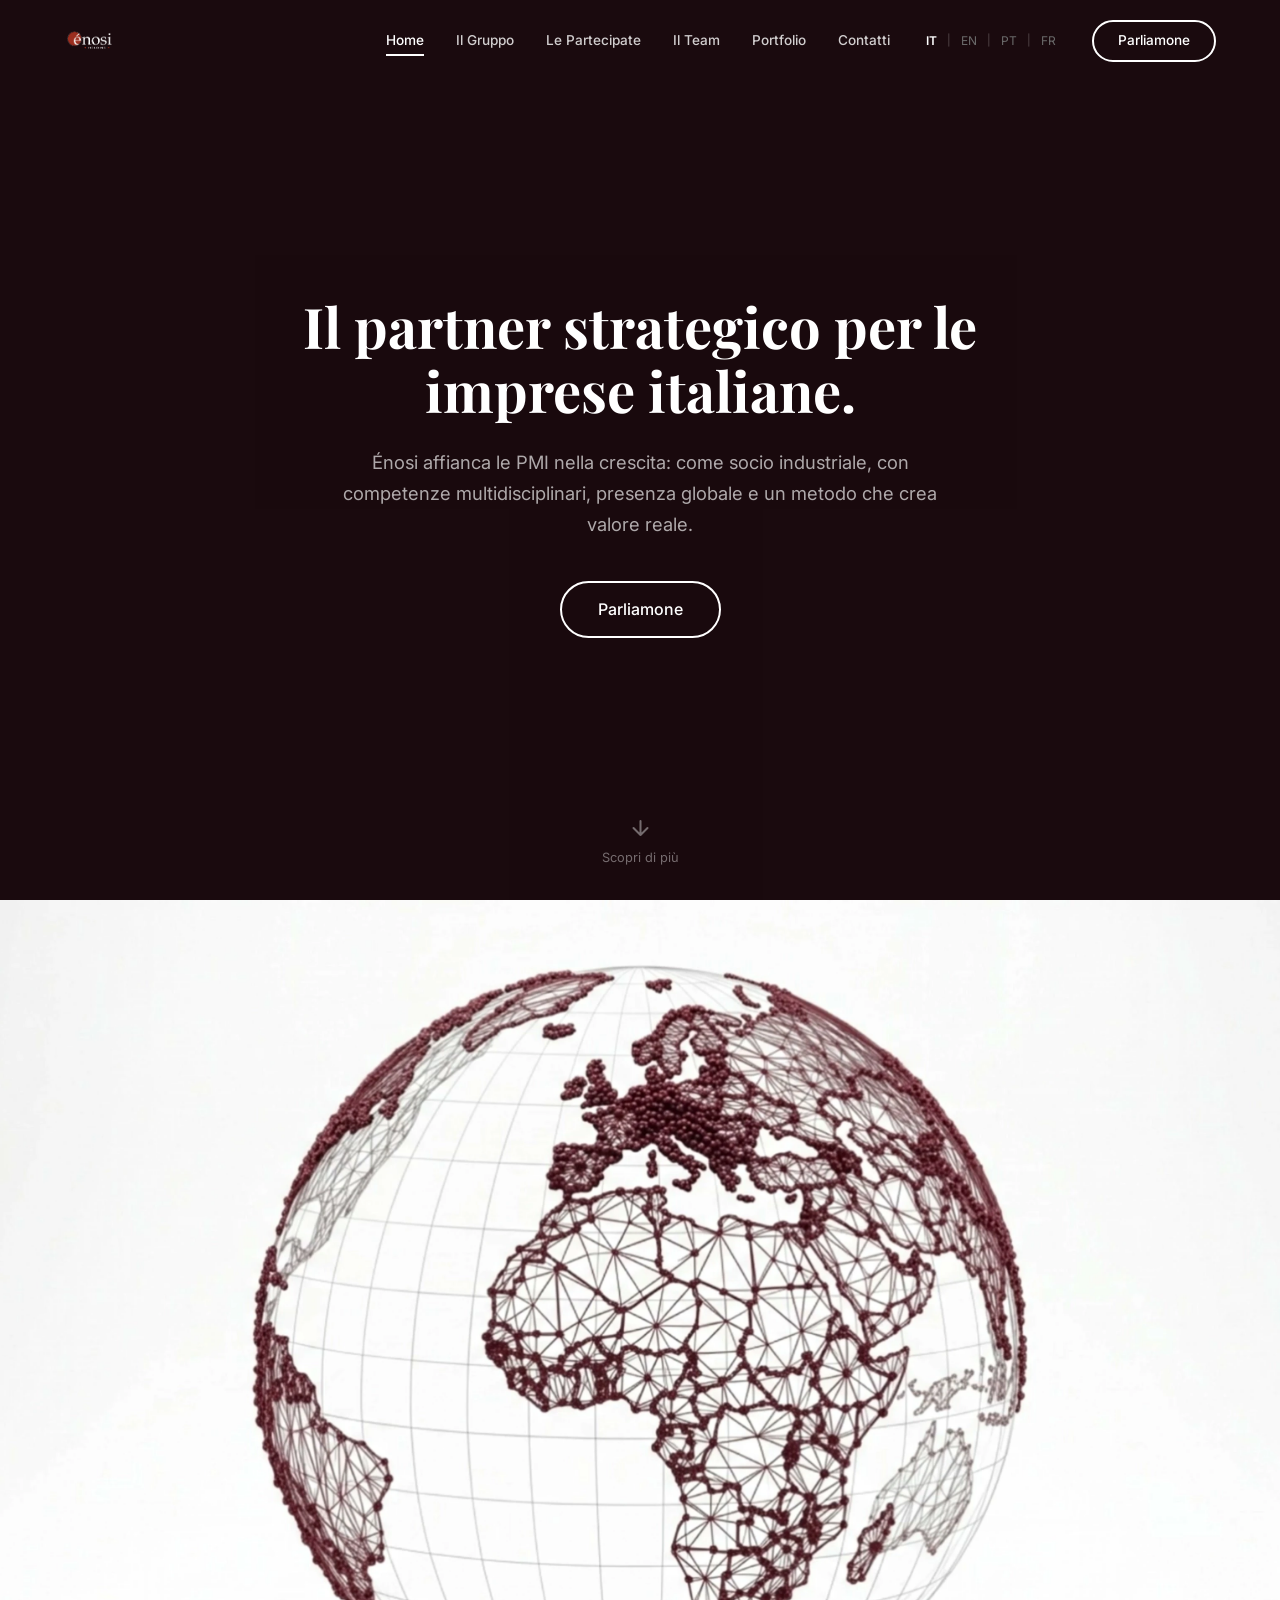
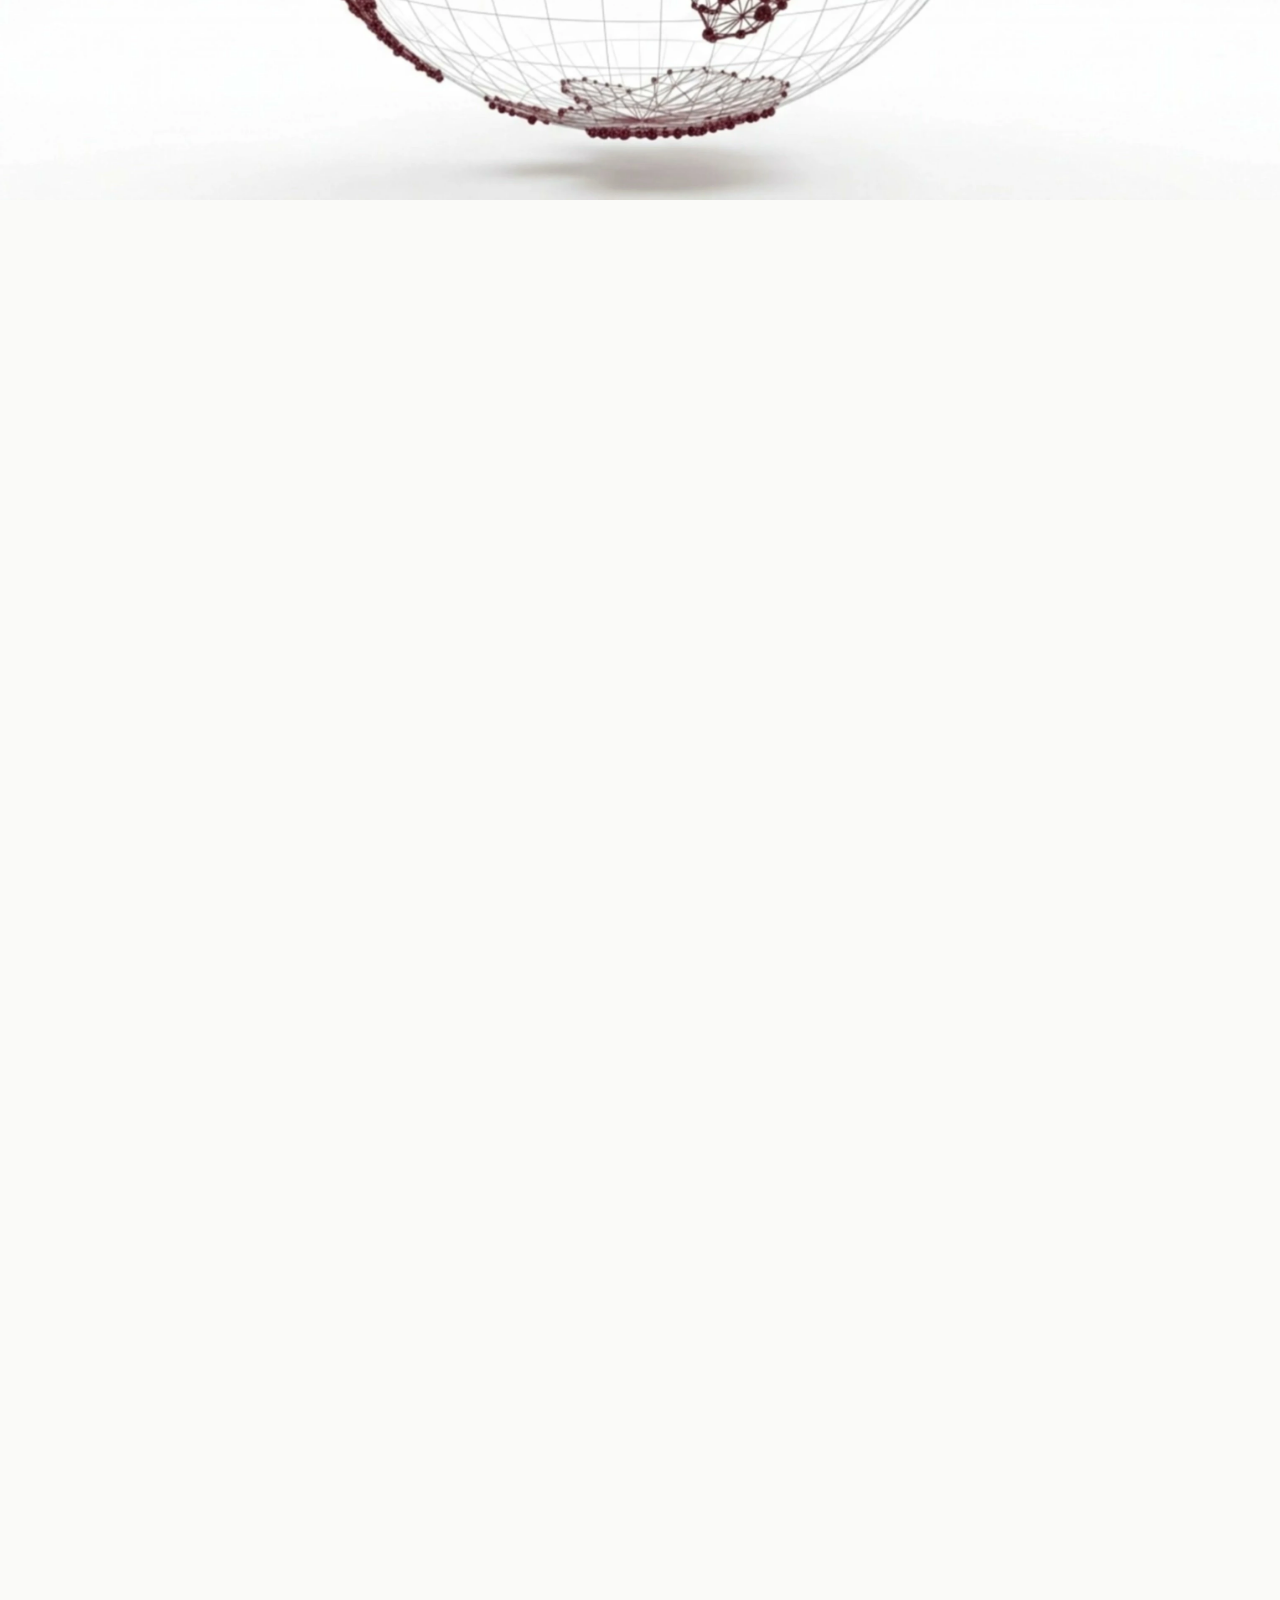
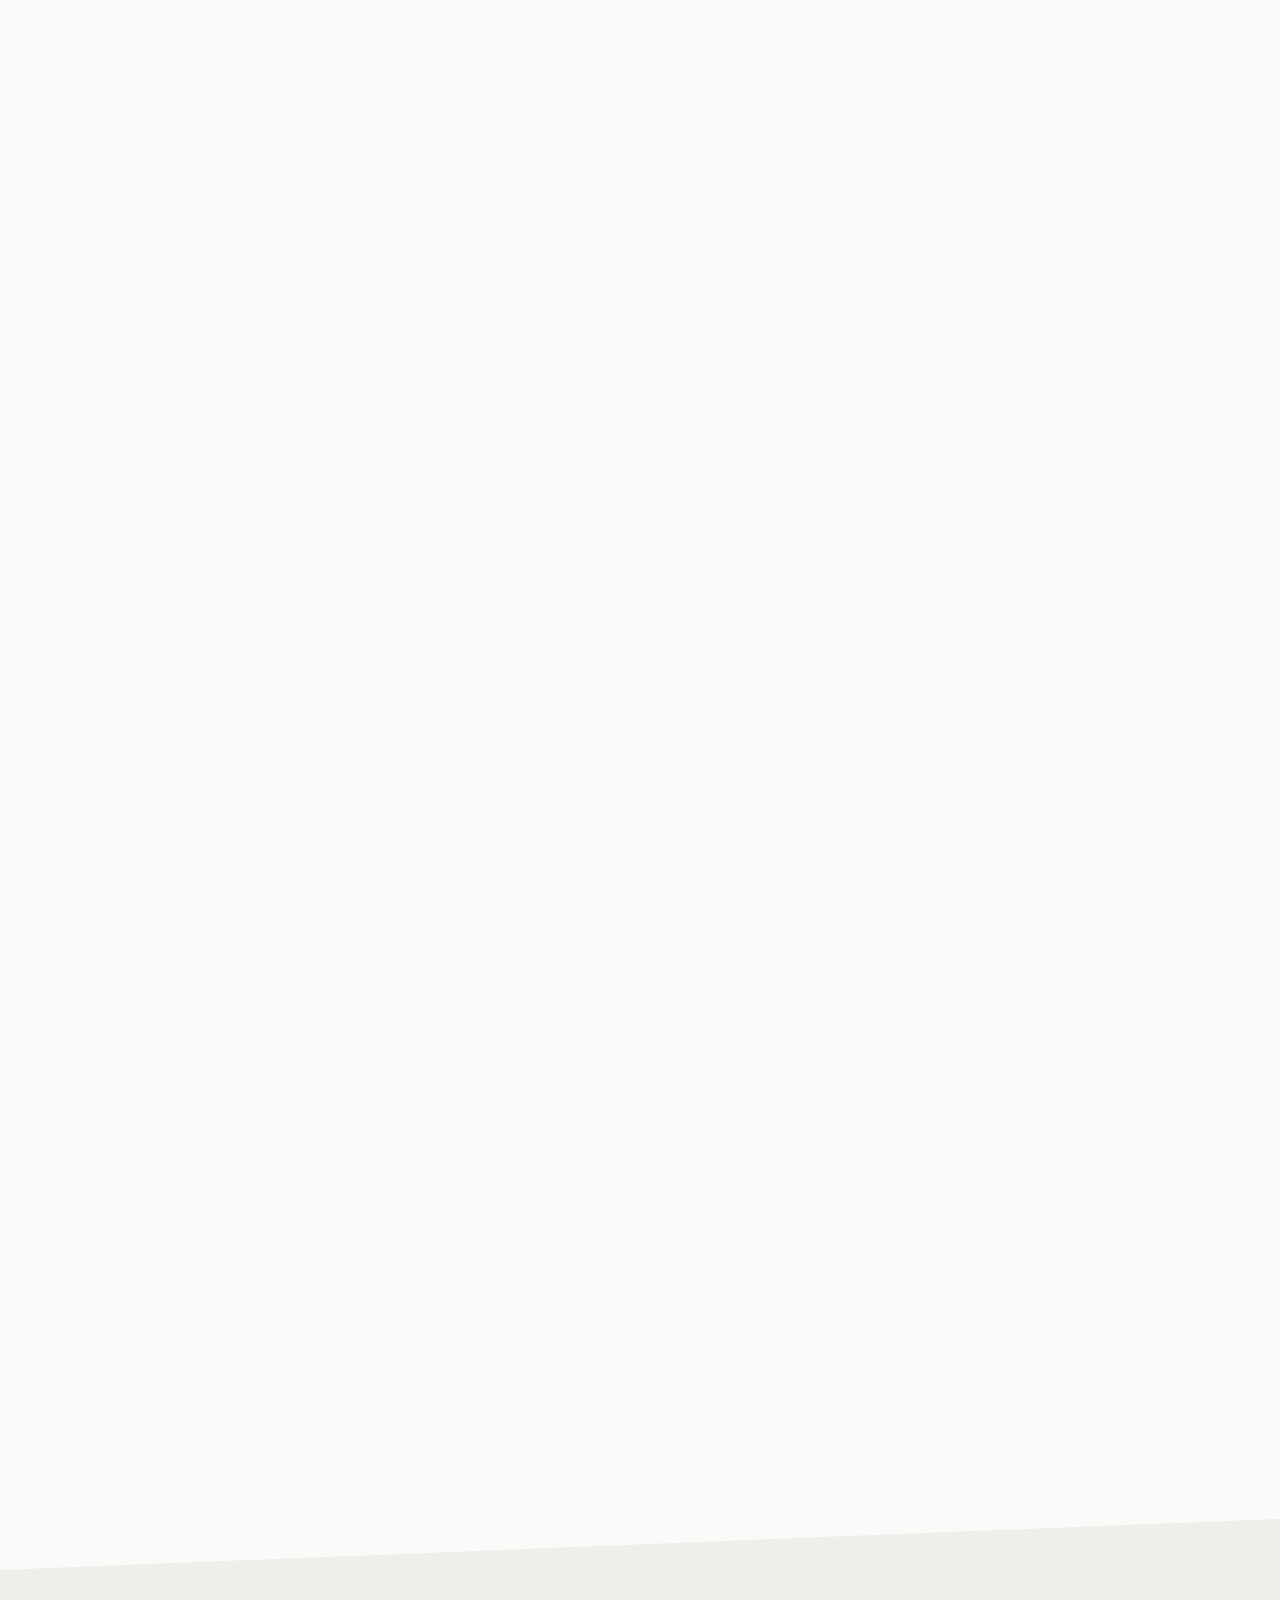
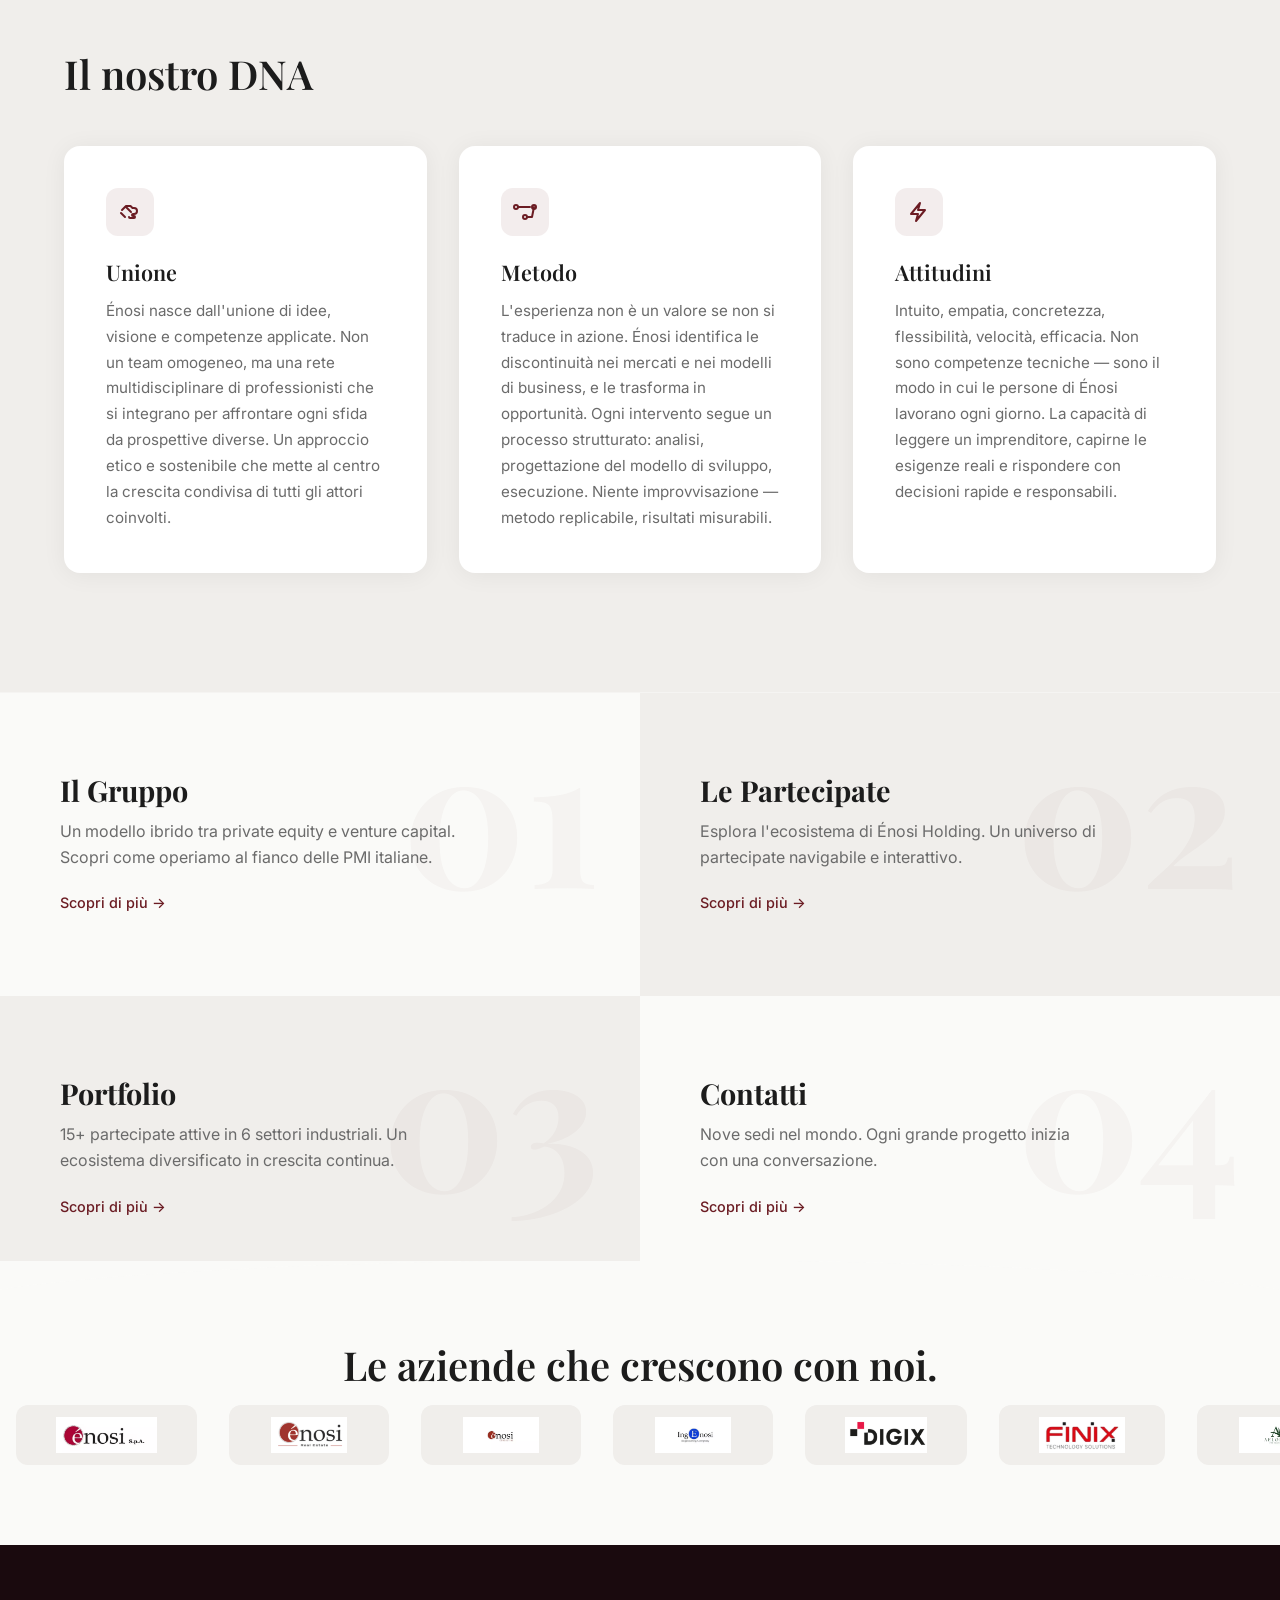
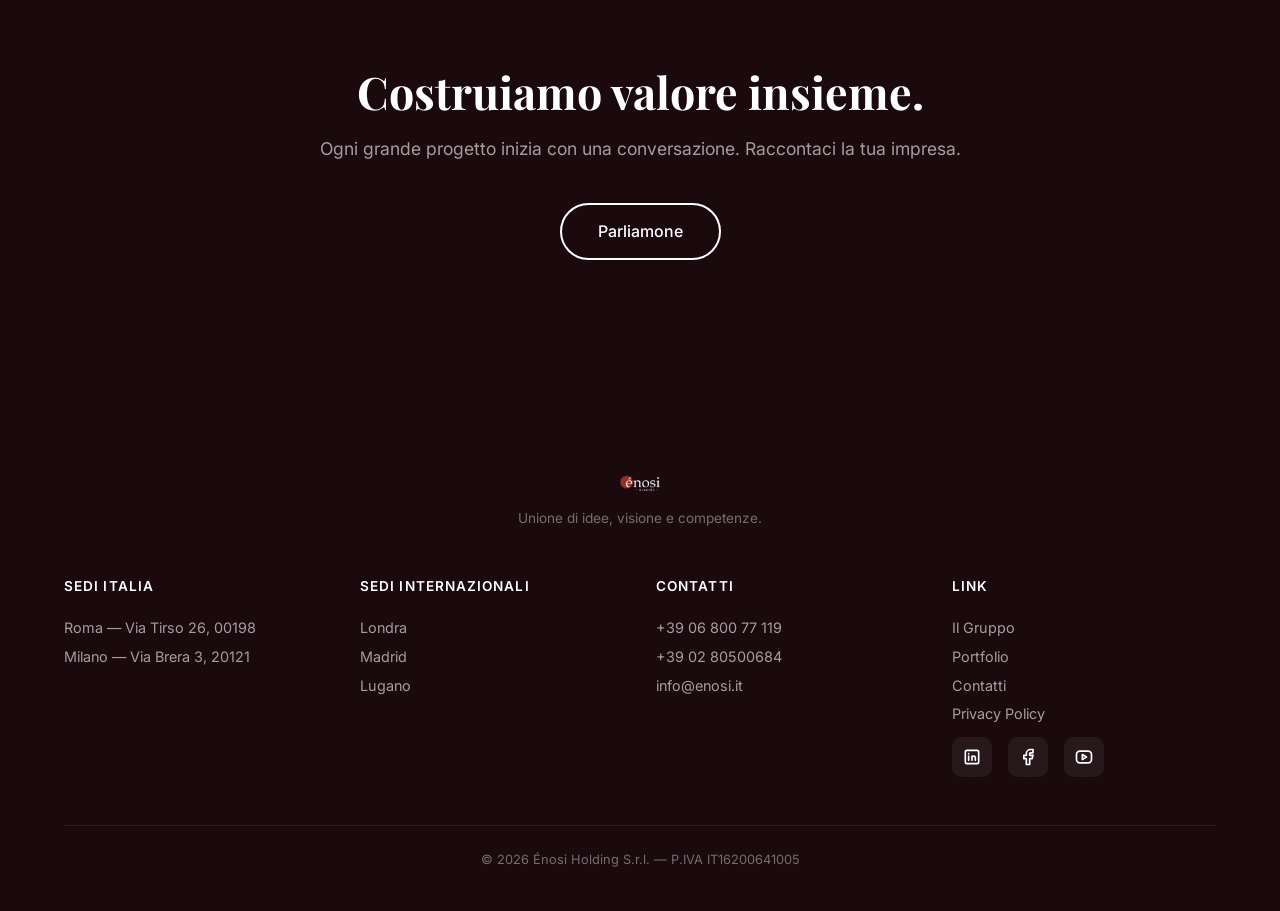
<file: index.html>
<!DOCTYPE html>
<html lang="it">
<head>
  <meta charset="UTF-8">
  <meta name="viewport" content="width=device-width, initial-scale=1.0">
  <title>Énosi Holding — Il partner strategico per le imprese italiane</title>
  <meta name="description" content="Énosi Holding: il partner strategico per la crescita delle PMI italiane. Holding multidisciplinare con 15+ partecipate, 9 sedi nel mondo e un modello ibrido tra PE e VC.">

  <!-- OG Tags -->
  <meta property="og:type" content="website">
  <meta property="og:url" content="https://enosi.it/">
  <meta property="og:title" content="Énosi Holding — Il partner strategico per le imprese italiane">
  <meta property="og:description" content="Énosi Holding: il partner strategico per la crescita delle PMI italiane. Holding multidisciplinare con 15+ partecipate e 9 sedi nel mondo.">
  <meta property="og:image" content="assets/logo/og-image.png">
  <meta property="og:locale" content="it_IT">
  <meta property="og:site_name" content="Énosi Holding">

  <!-- Favicon -->
  <link rel="icon" type="image/png" href="assets/logo/favicon.png">
  <link rel="apple-touch-icon" href="assets/logo/favicon.png">

  <!-- Google Fonts -->
  <link rel="preconnect" href="https://fonts.googleapis.com">
  <link rel="preconnect" href="https://fonts.gstatic.com" crossorigin>
  <link href="https://fonts.googleapis.com/css2?family=Playfair+Display:wght@600;700&family=Inter:wght@400;500;600;700&display=swap" rel="stylesheet">

  <!-- Stylesheet -->
  <link rel="stylesheet" href="css/style.css">
</head>
<body>

  <!-- NAVBAR -->
  <nav class="navbar">
  <div class="container">
    <a href="index.html" class="navbar__logo"><img src="assets/logo/logo-white.png" alt="Énosi" class="nav-logo-img"></a>
    <div class="navbar__links">
      <a href="index.html" class="navbar__link active" data-i18n="nav.home">Home</a>
      <a href="il-gruppo.html" class="navbar__link" data-i18n="nav.gruppo">Il Gruppo</a>
      <a href="le-partecipate.html" class="navbar__link" data-i18n="nav.partecipate">Le Partecipate</a>
      <a href="il-team.html" class="navbar__link" data-i18n="nav.team">Il Team</a>
      <a href="portfolio.html" class="navbar__link" data-i18n="nav.portfolio">Portfolio</a>
      <a href="contatti.html" class="navbar__link" data-i18n="nav.contatti">Contatti</a>
      <div class="lang-switch">
        <button class="lang active" data-lang="it">IT</button>
        <span class="lang-sep">|</span>
        <button class="lang" data-lang="en">EN</button>
        <span class="lang-sep">|</span>
        <button class="lang" data-lang="pt">PT</button>
        <span class="lang-sep">|</span>
        <button class="lang" data-lang="fr">FR</button>
      </div>
      <a href="contatti.html" class="btn-nav-cta" data-i18n="nav.cta">Parliamone</a>
    </div>
    <button class="navbar__hamburger" aria-label="Menu"><span></span><span></span><span></span></button>
  </div>
  <div class="navbar__mobile-menu">
    <a href="index.html">Home</a>
    <a href="il-gruppo.html">Il Gruppo</a>
    <a href="le-partecipate.html">Le Partecipate</a>
    <a href="il-team.html">Il Team</a>
    <a href="portfolio.html">Portfolio</a>
    <a href="contatti.html">Contatti</a>
    <a href="contatti.html" class="btn-primary btn-primary--light">Parliamone</a>
  </div>
</nav>

  <!-- HERO -->
  <section class="hero">
    <div class="hero-slideshow">
      <div class="slide active" style="background-image: url('https://images.unsplash.com/photo-1486406146926-c627a92ad1ab?w=1920&q=80')"></div>
      <div class="slide" style="background-image: url('https://images.unsplash.com/photo-1497366216548-37526070297c?w=1920&q=80')"></div>
      <div class="slide" style="background-image: url('https://images.unsplash.com/photo-1454165804606-c3d57bc86b40?w=1920&q=80')"></div>
      <div class="slide" style="background-image: url('https://images.unsplash.com/photo-1560179707-f14e90ef3623?w=1920&q=80')"></div>
      <div class="slide" style="background-image: url('https://images.unsplash.com/photo-1553484771-047a44eee27b?w=1920&q=80')"></div>
    </div>
    <div class="hero-overlay"></div>
    <div class="hero-content">
      <h1 class="hero__title" data-i18n="home.hero.headline">Il partner strategico per le imprese italiane.</h1>
      <p class="hero__subtitle" data-i18n="home.hero.subtitle">Énosi affianca le PMI nella crescita: come socio industriale, con competenze multidisciplinari, presenza globale e un metodo che crea valore reale.</p>
      <a href="contatti.html" class="btn-primary btn-primary--light" data-i18n="home.hero.cta">Parliamone</a>
    </div>
    <div class="scroll-hint">
      <svg class="scroll-hint__arrow" xmlns="http://www.w3.org/2000/svg" viewBox="0 0 24 24" fill="none" stroke="currentColor" stroke-width="2" stroke-linecap="round" stroke-linejoin="round"><path d="M12 5v14M5 12l7 7 7-7"/></svg>
      <span data-i18n="home.hero.scroll">Scopri di più</span>
    </div>
  </section>

  <!-- FRAME LOADER -->
  <div class="frame-loader">
    <div class="frame-loader__bar-container">
      <div class="frame-loader__bar"></div>
    </div>
    <div class="frame-loader__text">0%</div>
  </div>

  <!-- SCROLL ANIMATION -->
  <section class="scroll-animation">
    <div class="scroll-animation__sticky">
      <canvas class="scroll-animation__canvas"></canvas>
    </div>
    <div class="scroll-cards-container">
      <div class="scroll-card" data-show-from="0.1" data-show-to="0.3">
        <div class="card-icon"><svg xmlns="http://www.w3.org/2000/svg" viewBox="0 0 24 24" fill="none" stroke-linecap="round" stroke-linejoin="round"><circle cx="12" cy="12" r="10"/><path d="M12 2a14.5 14.5 0 000 20 14.5 14.5 0 000-20M2 12h20"/></svg></div>
        <h3 data-i18n="home.card1.title">Radicati nel mondo</h3>
        <p data-i18n="home.card1.text">Nove sedi operative su quattro continenti, per essere vicini dove conta.</p>
        <p class="card-detail" data-i18n="home.card1.detail">Roma · Milano · Londra · Madrid · Lugano · Dubai · Miami · Kuala Lumpur</p>
      </div>
      <div class="scroll-card" data-show-from="0.3" data-show-to="0.5">
        <div class="card-icon"><svg xmlns="http://www.w3.org/2000/svg" viewBox="0 0 24 24" fill="none" stroke-linecap="round" stroke-linejoin="round"><path d="M3 17l6-6 4 4 8-8"/><path d="M17 7h4v4"/></svg></div>
        <h3 data-i18n="home.card2.title">Un ecosistema in espansione</h3>
        <p data-i18n="home.card2.text">Oltre 15 partecipate attive in più di 6 settori industriali.</p>
        <p class="card-detail" data-i18n="home.card2.detail">ICT · Real Estate · MedTech · Food &amp; Beverage · Cybersecurity · Engineering</p>
      </div>
      <div class="scroll-card" data-show-from="0.5" data-show-to="0.7">
        <div class="card-icon"><svg xmlns="http://www.w3.org/2000/svg" viewBox="0 0 24 24" fill="none" stroke-linecap="round" stroke-linejoin="round"><path d="M11 17a1 1 0 001 1h4a1 1 0 001-1 1 1 0 00-1-1h-1a1 1 0 01-1-1 1 1 0 011-1h1a3 3 0 003-3 3 3 0 00-3-3h-1.5l-2-2H8l-4 4"/><path d="M3 13l4 4"/><path d="M8 7l5 5"/></svg></div>
        <h3 data-i18n="home.card3.title">Dentro l'impresa, non fuori</h3>
        <p data-i18n="home.card3.text">Entriamo nelle aziende come soci, non come osservatori distanti.</p>
        <p class="card-detail" data-i18n="home.card3.detail">Partecipazioni di maggioranza e minoranza qualificata con ruolo attivo nella governance.</p>
      </div>
      <div class="scroll-card" data-show-from="0.7" data-show-to="0.9">
        <div class="card-icon"><svg xmlns="http://www.w3.org/2000/svg" viewBox="0 0 24 24" fill="none" stroke-linecap="round" stroke-linejoin="round"><path d="M3 17l6-6 4 4 8-8"/></svg></div>
        <h3 data-i18n="home.card4.title">Oltre un decennio di risultati</h3>
        <p data-i18n="home.card4.text">Dal 2013, un percorso continuo di crescita, operazioni e valore creato.</p>
        <p class="card-detail" data-i18n="home.card4.detail">2013: fondazione · 2022: acquisizione Finix/Fujitsu · Oggi: 15+ partecipate attive</p>
      </div>
    </div>
  </section>


  <!-- PILLARS SECTION -->
  <section class="section section--alt section-angled">
    <div class="container">
      <h2 class="heading-section fade-up" data-i18n="home.dna.title">Il nostro DNA</h2>
      <div class="pillars-grid stagger-parent">

        <div class="pillar-card stagger-item card-hover">
          <div class="pillar-card__icon">
            <svg xmlns="http://www.w3.org/2000/svg" viewBox="0 0 24 24" fill="none" stroke="currentColor" stroke-width="1.5" stroke-linecap="round" stroke-linejoin="round"><path d="M11 17a1 1 0 001 1h4a1 1 0 001-1 1 1 0 00-1-1h-1a1 1 0 01-1-1 1 1 0 011-1h1a3 3 0 003-3 3 3 0 00-3-3h-1.5l-2-2H8l-4 4"/><path d="M3 13l4 4"/><path d="M8 7l5 5"/></svg>
          </div>
          <h3 class="pillar-card__title" data-i18n="home.dna.unione.title">Unione</h3>
          <p class="pillar-card__text" data-i18n="home.dna.unione.text">Énosi nasce dall'unione di idee, visione e competenze applicate. Non un team omogeneo, ma una rete multidisciplinare di professionisti che si integrano per affrontare ogni sfida da prospettive diverse. Un approccio etico e sostenibile che mette al centro la crescita condivisa di tutti gli attori coinvolti.</p>
        </div>

        <div class="pillar-card stagger-item card-hover">
          <div class="pillar-card__icon">
            <svg xmlns="http://www.w3.org/2000/svg" viewBox="0 0 24 24" fill="none" stroke="currentColor" stroke-width="1.5" stroke-linecap="round" stroke-linejoin="round"><circle cx="3" cy="7" r="2"/><circle cx="12" cy="17" r="2"/><circle cx="21" cy="7" r="2"/><path d="M5 7h12M14 17h5l2-10"/></svg>
          </div>
          <h3 class="pillar-card__title" data-i18n="home.dna.metodo.title">Metodo</h3>
          <p class="pillar-card__text" data-i18n="home.dna.metodo.text">L'esperienza non è un valore se non si traduce in azione. Énosi identifica le discontinuità nei mercati e nei modelli di business, e le trasforma in opportunità. Ogni intervento segue un processo strutturato: analisi, progettazione del modello di sviluppo, esecuzione. Niente improvvisazione — metodo replicabile, risultati misurabili.</p>
        </div>

        <div class="pillar-card stagger-item card-hover">
          <div class="pillar-card__icon">
            <svg xmlns="http://www.w3.org/2000/svg" viewBox="0 0 24 24" fill="none" stroke="currentColor" stroke-width="1.5" stroke-linecap="round" stroke-linejoin="round"><path d="M13 3L4 14h7l-2 7 9-11h-7l2-7z"/></svg>
          </div>
          <h3 class="pillar-card__title" data-i18n="home.dna.attitudini.title">Attitudini</h3>
          <p class="pillar-card__text" data-i18n="home.dna.attitudini.text">Intuito, empatia, concretezza, flessibilità, velocità, efficacia. Non sono competenze tecniche — sono il modo in cui le persone di Énosi lavorano ogni giorno. La capacità di leggere un imprenditore, capirne le esigenze reali e rispondere con decisioni rapide e responsabili.</p>
        </div>

      </div>
    </div>
  </section>

  <!-- PAGE TEASERS -->
  <div class="page-teaser-grid">
    <a href="il-gruppo.html" class="page-teaser" style="background:var(--bg-main)">
      <span class="teaser-number">01</span>
      <h3 data-i18n="home.teaser1.title">Il Gruppo</h3>
      <p data-i18n="home.teaser1.text">Un modello ibrido tra private equity e venture capital. Scopri come operiamo al fianco delle PMI italiane.</p>
      <span class="teaser-link" data-i18n="home.teaser1.link">Scopri di più &rarr;</span>
    </a>
    <a href="le-partecipate.html" class="page-teaser" style="background:var(--bg-alt)">
      <span class="teaser-number">02</span>
      <h3 data-i18n="home.teaser2.title">Le Partecipate</h3>
      <p data-i18n="home.teaser2.text">Esplora l'ecosistema di Énosi Holding. Un universo di partecipate navigabile e interattivo.</p>
      <span class="teaser-link" data-i18n="home.teaser2.link">Scopri di più &rarr;</span>
    </a>
    <a href="portfolio.html" class="page-teaser" style="background:var(--bg-alt)">
      <span class="teaser-number">03</span>
      <h3 data-i18n="home.teaser3.title">Portfolio</h3>
      <p data-i18n="home.teaser3.text">15+ partecipate attive in 6 settori industriali. Un ecosistema diversificato in crescita continua.</p>
      <span class="teaser-link" data-i18n="home.teaser3.link">Scopri di più &rarr;</span>
    </a>
    <a href="contatti.html" class="page-teaser" style="background:var(--bg-main)">
      <span class="teaser-number">04</span>
      <h3 data-i18n="home.teaser4.title">Contatti</h3>
      <p data-i18n="home.teaser4.text">Nove sedi nel mondo. Ogni grande progetto inizia con una conversazione.</p>
      <span class="teaser-link" data-i18n="home.teaser4.link">Scopri di più &rarr;</span>
    </a>
  </div>

  <!-- MARQUEE SECTION -->
  <section class="marquee-section section--main section-wave">
    <div class="container" style="text-align:center">
      <h2 class="heading-section fade-up" data-i18n="home.marquee.title">Le aziende che crescono con noi.</h2>
    </div>
    <div class="marquee-wrapper">
      <div class="marquee-track">
        <span class="marquee-item"><img src="assets/partners/enosispa.png" alt="Énosi S.p.A." style="height:36px;width:auto;"></span>
        <span class="marquee-item"><img src="assets/partners/enosire.png" alt="Énosi Real Estate" style="height:36px;width:auto;"></span>
        <span class="marquee-item"><img src="assets/partners/consulting.png" alt="Énosi Consulting" style="height:36px;width:auto;"></span>
        <span class="marquee-item"><img src="assets/partners/ingenosi.png" alt="Ingenosi" style="height:36px;width:auto;"></span>
        <span class="marquee-item"><img src="assets/partners/digix.png" alt="Digix" style="height:36px;width:auto;"></span>
        <span class="marquee-item"><img src="assets/partners/finix.png" alt="Finix" style="height:36px;width:auto;"></span>
        <span class="marquee-item"><img src="assets/partners/aelodea.png" alt="Aelodea" style="height:36px;width:auto;"></span>
        <span class="marquee-item"><img src="assets/partners/edilmoaf.png" alt="Edil Moaf" style="height:36px;width:auto;"></span>
        <span class="marquee-item"><img src="assets/partners/celera.png" alt="Celera Digital" style="height:36px;width:auto;"></span>
        <span class="marquee-item"><img src="assets/partners/areacrm.png" alt="Area CRM" style="height:36px;width:auto;"></span>
        <span class="marquee-item"><img src="assets/partners/cyberangels.png" alt="Cyberangels" style="height:36px;width:auto;"></span>
        <span class="marquee-item"><img src="assets/partners/quasardam.png" alt="Quasardam" style="height:36px;width:auto;"></span>
        <span class="marquee-item"><img src="assets/partners/monserrato.png" alt="Imm. Monserrato" style="height:36px;width:auto;"></span>
        <span class="marquee-item"><img src="assets/partners/siag.png" alt="Yes Coffee" style="height:36px;width:auto;"></span>
        <span class="marquee-item"><img src="assets/partners/blackshield.png" alt="Blackshield" style="height:36px;width:auto;"></span>
        <span class="marquee-item"><img src="assets/partners/enosilab.png" alt="Énosi Lab" style="height:36px;width:auto;"></span>
        <span class="marquee-item"><img src="assets/partners/codex.png" alt="Codex" style="height:36px;width:auto;"></span>
        <!-- Duplicate for infinite scroll -->
        <span class="marquee-item"><img src="assets/partners/enosispa.png" alt="Énosi S.p.A." style="height:36px;width:auto;"></span>
        <span class="marquee-item"><img src="assets/partners/enosire.png" alt="Énosi Real Estate" style="height:36px;width:auto;"></span>
        <span class="marquee-item"><img src="assets/partners/consulting.png" alt="Énosi Consulting" style="height:36px;width:auto;"></span>
        <span class="marquee-item"><img src="assets/partners/ingenosi.png" alt="Ingenosi" style="height:36px;width:auto;"></span>
        <span class="marquee-item"><img src="assets/partners/digix.png" alt="Digix" style="height:36px;width:auto;"></span>
        <span class="marquee-item"><img src="assets/partners/finix.png" alt="Finix" style="height:36px;width:auto;"></span>
        <span class="marquee-item"><img src="assets/partners/aelodea.png" alt="Aelodea" style="height:36px;width:auto;"></span>
        <span class="marquee-item"><img src="assets/partners/edilmoaf.png" alt="Edil Moaf" style="height:36px;width:auto;"></span>
        <span class="marquee-item"><img src="assets/partners/celera.png" alt="Celera Digital" style="height:36px;width:auto;"></span>
        <span class="marquee-item"><img src="assets/partners/areacrm.png" alt="Area CRM" style="height:36px;width:auto;"></span>
        <span class="marquee-item"><img src="assets/partners/cyberangels.png" alt="Cyberangels" style="height:36px;width:auto;"></span>
        <span class="marquee-item"><img src="assets/partners/quasardam.png" alt="Quasardam" style="height:36px;width:auto;"></span>
        <span class="marquee-item"><img src="assets/partners/monserrato.png" alt="Imm. Monserrato" style="height:36px;width:auto;"></span>
        <span class="marquee-item"><img src="assets/partners/siag.png" alt="Yes Coffee" style="height:36px;width:auto;"></span>
        <span class="marquee-item"><img src="assets/partners/blackshield.png" alt="Blackshield" style="height:36px;width:auto;"></span>
        <span class="marquee-item"><img src="assets/partners/enosilab.png" alt="Énosi Lab" style="height:36px;width:auto;"></span>
        <span class="marquee-item"><img src="assets/partners/codex.png" alt="Codex" style="height:36px;width:auto;"></span>
      </div>
    </div>
  </section>

  <!-- CTA SECTION -->
  <section class="cta-section">
    <div class="container">
      <h2 class="cta-section__title fade-up" data-i18n="home.cta.headline">Costruiamo valore insieme.</h2>
      <p class="cta-section__subtitle fade-up" data-i18n="home.cta.subtitle">Ogni grande progetto inizia con una conversazione. Raccontaci la tua impresa.</p>
      <a href="contatti.html" class="btn-primary btn-primary--light fade-up">Parliamone</a>
    </div>
  </section>

  <!-- FOOTER -->
  <footer class="footer">
    <div class="container">
      <div class="footer__logo">
        <img src="assets/logo/logo-white.png" alt="Énosi" class="nav-logo-img" style="height:32px;margin:0 auto;">
        <p style="color:rgba(255,255,255,0.4);font-size:0.85rem;margin-top:8px;font-family:'Inter',sans-serif;">Unione di idee, visione e competenze.</p>
      </div>
      <div class="footer__grid">
        <div class="footer__col">
          <h4 class="footer__col-title">Sedi Italia</h4>
          <p>Roma — Via Tirso 26, 00198</p>
          <p>Milano — Via Brera 3, 20121</p>
        </div>
        <div class="footer__col">
          <h4 class="footer__col-title">Sedi Internazionali</h4>
          <p>Londra</p>
          <p>Madrid</p>
          <p>Lugano</p>
        </div>
        <div class="footer__col">
          <h4 class="footer__col-title">Contatti</h4>
          <p><a href="tel:+390680077119">+39 06 800 77 119</a></p>
          <p><a href="tel:+390280500684">+39 02 80500684</a></p>
          <p><a href="mailto:info@enosi.it">info@enosi.it</a></p>
        </div>
        <div class="footer__col">
          <h4 class="footer__col-title">Link</h4>
          <p><a href="il-gruppo.html">Il Gruppo</a></p>
          <p><a href="portfolio.html">Portfolio</a></p>
          <p><a href="contatti.html">Contatti</a></p>
          <p><a href="#">Privacy Policy</a></p>
          <div class="footer__social">
            <a href="#" aria-label="LinkedIn">
              <svg xmlns="http://www.w3.org/2000/svg" viewBox="0 0 24 24" fill="none" stroke="currentColor" stroke-width="1.5" stroke-linecap="round" stroke-linejoin="round"><path d="M4 4m0 2a2 2 0 012-2h12a2 2 0 012 2v12a2 2 0 01-2 2H6a2 2 0 01-2-2z"/><path d="M8 11v5M8 8v.01M12 16v-5M16 16v-3a2 2 0 00-4 0"/></svg>
            </a>
            <a href="#" aria-label="Facebook">
              <svg xmlns="http://www.w3.org/2000/svg" viewBox="0 0 24 24" fill="none" stroke="currentColor" stroke-width="1.5" stroke-linecap="round" stroke-linejoin="round"><path d="M7 10v4h3v7h4v-7h3l1-4h-4V8a1 1 0 011-1h3V3h-3a5 5 0 00-5 5v2H7z"/></svg>
            </a>
            <a href="#" aria-label="YouTube">
              <svg xmlns="http://www.w3.org/2000/svg" viewBox="0 0 24 24" fill="none" stroke="currentColor" stroke-width="1.5" stroke-linecap="round" stroke-linejoin="round"><rect x="3" y="5" width="18" height="14" rx="4"/><path d="M10 9l5 3-5 3z"/></svg>
            </a>
          </div>
        </div>
      </div>
      <hr class="footer__divider">
      <div class="footer__bottom">
        <p>&copy; 2026 Énosi Holding S.r.l. — P.IVA IT16200641005</p>
      </div>
    </div>
  </footer>

  <!-- Main Script -->
  <script src="js/translations.js"></script>
  <script src="js/main.js"></script>
</body>
</html>
</file>
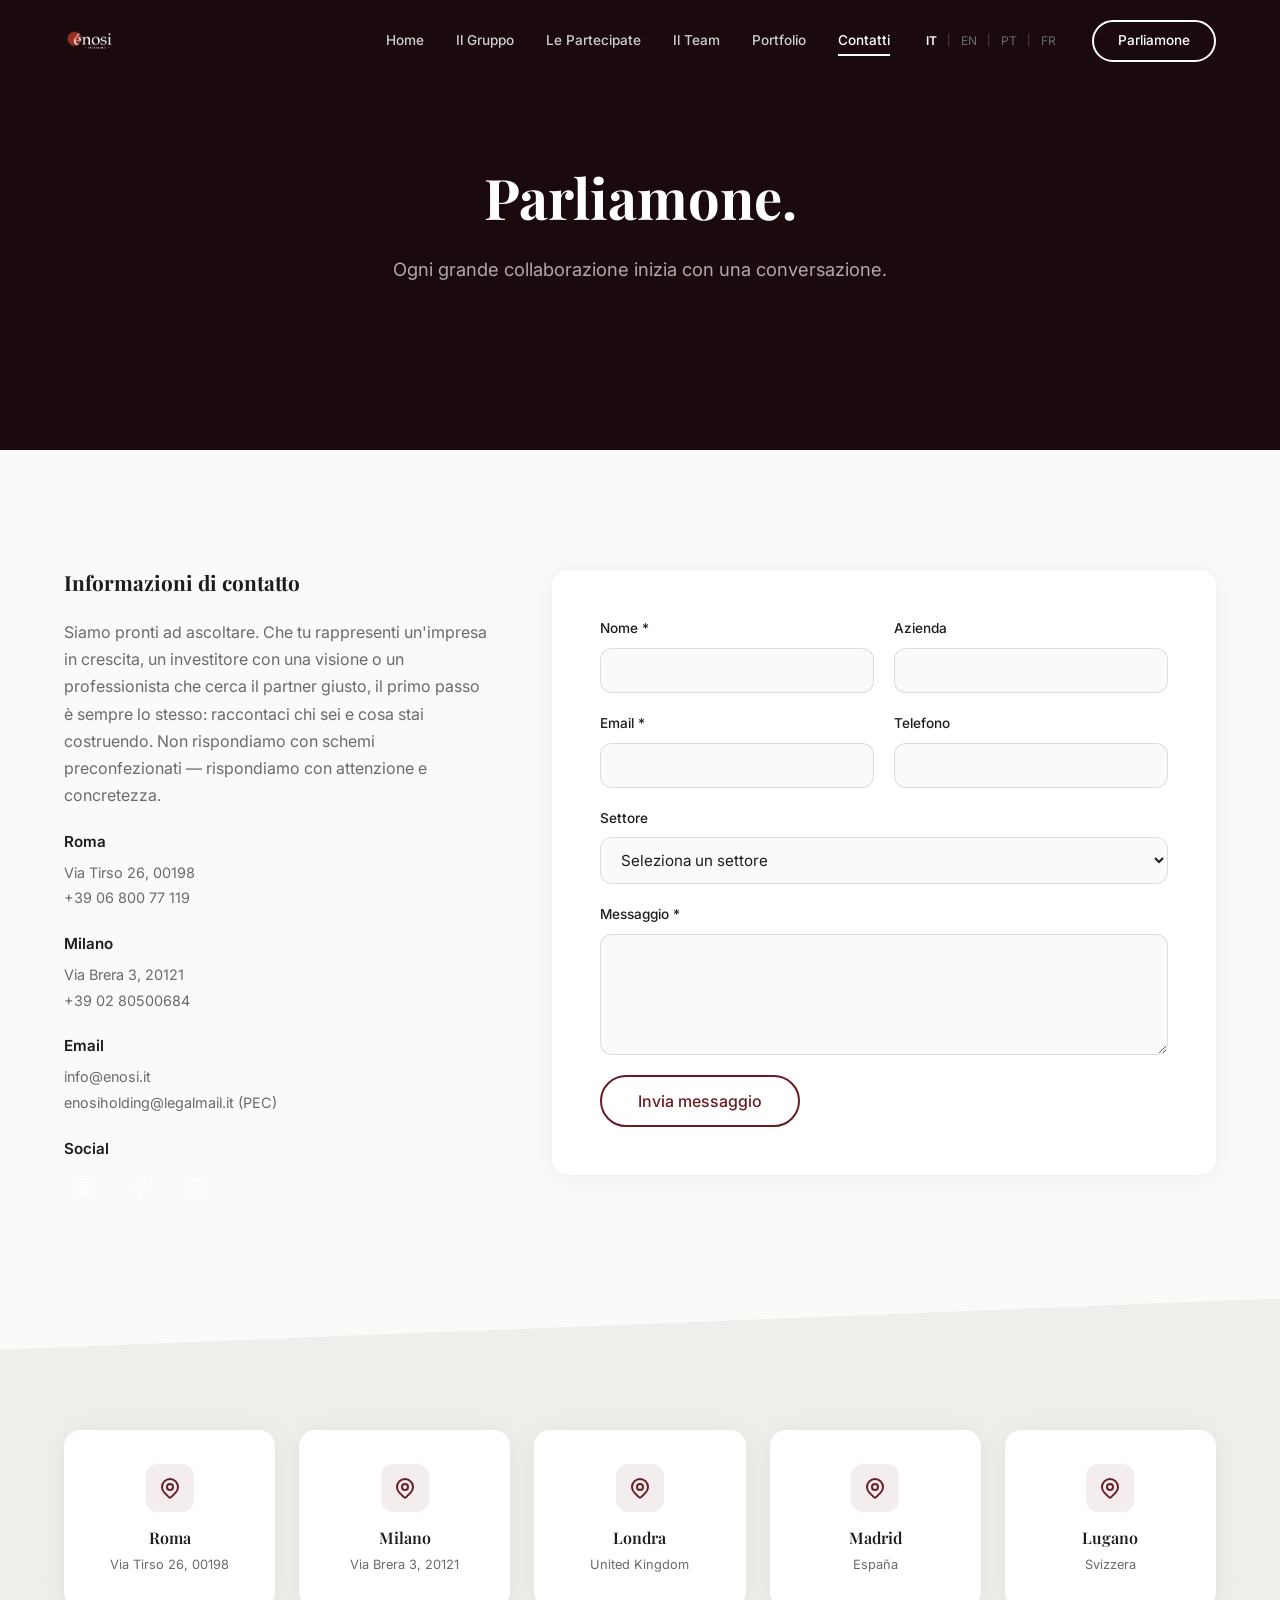
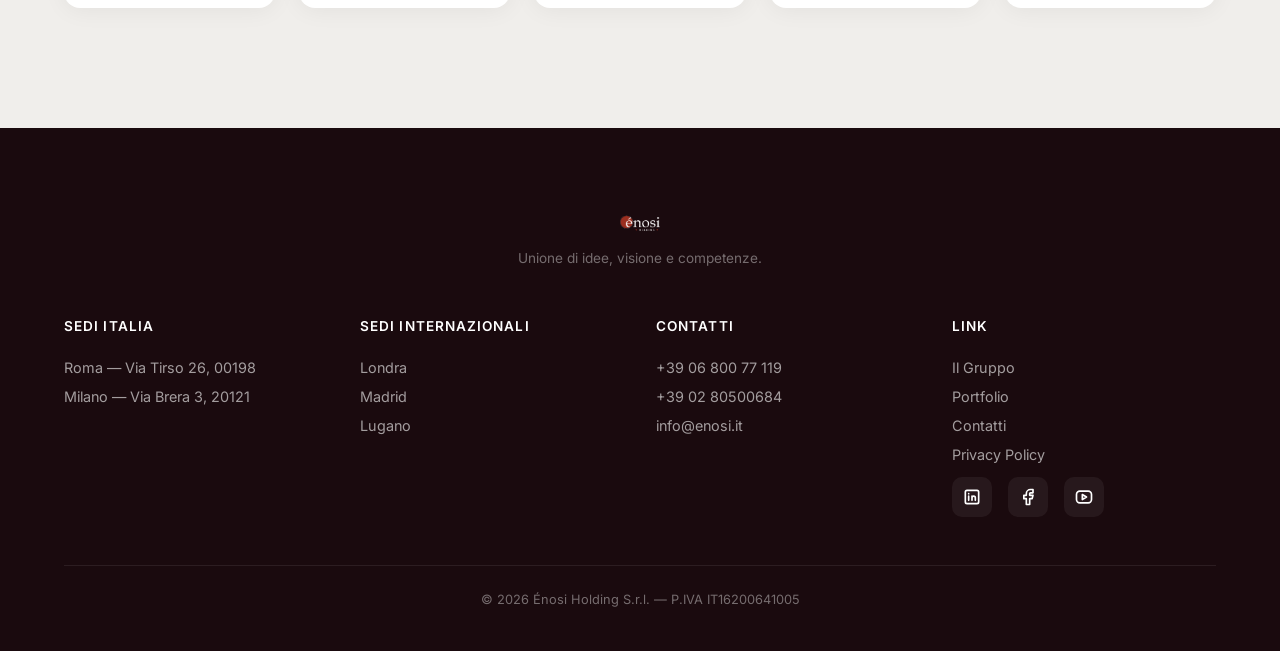
<file: contatti.html>
<!DOCTYPE html>
<html lang="it">
<head>
  <meta charset="UTF-8">
  <meta name="viewport" content="width=device-width, initial-scale=1.0">
  <title>Énosi Holding — Contatti</title>
  <meta name="description" content="Contatta Énosi Holding: sedi a Roma, Milano, Londra, Madrid, Lugano, Dubai, Miami, Kuala Lumpur. Scrivi o chiama — ogni grande progetto inizia con una conversazione.">
  <meta property="og:title" content="Énosi Holding — Contatti">
  <meta property="og:description" content="Ogni grande crescita inizia con una conversazione. Contatta Énosi Holding.">
  <meta property="og:type" content="website">
  <meta property="og:url" content="https://www.enosi.it/contatti.html">
  <meta property="og:image" content="assets/logo/favicon.png">
  <link rel="icon" type="image/png" href="assets/logo/favicon.png">
  <link rel="apple-touch-icon" href="assets/logo/favicon.png">
  <link rel="preconnect" href="https://fonts.googleapis.com">
  <link rel="preconnect" href="https://fonts.gstatic.com" crossorigin>
  <link href="https://fonts.googleapis.com/css2?family=Playfair+Display:wght@600;700&family=Inter:wght@400;500;600;700&display=swap" rel="stylesheet">
  <link rel="stylesheet" href="css/style.css">
</head>
<body>

  <!-- NAVBAR -->
  <nav class="navbar">
  <div class="container">
    <a href="index.html" class="navbar__logo"><img src="assets/logo/logo-white.png" alt="Énosi" class="nav-logo-img"></a>
    <div class="navbar__links">
      <a href="index.html" class="navbar__link">Home</a>
      <a href="il-gruppo.html" class="navbar__link">Il Gruppo</a>
      <a href="le-partecipate.html" class="navbar__link" data-i18n="nav.partecipate">Le Partecipate</a>
      <a href="il-team.html" class="navbar__link" data-i18n="nav.team">Il Team</a>
      <a href="portfolio.html" class="navbar__link">Portfolio</a>
      <a href="contatti.html" class="navbar__link active">Contatti</a>
      <div class="lang-switch">
        <button class="lang active" data-lang="it">IT</button>
        <span class="lang-sep">|</span>
        <button class="lang" data-lang="en">EN</button>
        <span class="lang-sep">|</span>
        <button class="lang" data-lang="pt">PT</button>
        <span class="lang-sep">|</span>
        <button class="lang" data-lang="fr">FR</button>
      </div>
      <a href="contatti.html" class="btn-nav-cta">Parliamone</a>
    </div>
    <button class="navbar__hamburger" aria-label="Menu"><span></span><span></span><span></span></button>
  </div>
  <div class="navbar__mobile-menu">
    <a href="index.html">Home</a>
    <a href="il-gruppo.html">Il Gruppo</a>
    <a href="le-partecipate.html">Le Partecipate</a>
    <a href="il-team.html">Il Team</a>
    <a href="portfolio.html">Portfolio</a>
    <a href="contatti.html">Contatti</a>
    <a href="contatti.html" class="btn-primary btn-primary--light">Parliamone</a>
  </div>
</nav>

  <!-- HERO SHORT -->
  <section class="hero hero--short">
    <div class="hero-slideshow">
      <div class="slide active" style="background-image: url('https://images.unsplash.com/photo-1486406146926-c627a92ad1ab?w=1920&q=80')"></div>
      <div class="slide" style="background-image: url('https://images.unsplash.com/photo-1497366216548-37526070297c?w=1920&q=80')"></div>
      <div class="slide" style="background-image: url('https://images.unsplash.com/photo-1454165804606-c3d57bc86b40?w=1920&q=80')"></div>
      <div class="slide" style="background-image: url('https://images.unsplash.com/photo-1560179707-f14e90ef3623?w=1920&q=80')"></div>
      <div class="slide" style="background-image: url('https://images.unsplash.com/photo-1553484771-047a44eee27b?w=1920&q=80')"></div>
    </div>
    <div class="hero-overlay"></div>
    <div class="hero-content">
      <h1 class="hero__title" data-i18n="contatti.hero.headline">Parliamone.</h1>
      <p class="hero__subtitle" data-i18n="contatti.hero.subtitle">Ogni grande collaborazione inizia con una conversazione.</p>
    </div>
  </section>

  <!-- CONTACT INFO + FORM -->
  <section class="section section--main">
    <div class="container">
      <div class="contact-layout fade-up">

        <div class="contact-info">
          <h3 data-i18n="contatti.info.title">Informazioni di contatto</h3>
          <p class="text-body" style="margin-bottom:24px;">Siamo pronti ad ascoltare. Che tu rappresenti un'impresa in crescita, un investitore con una visione o un professionista che cerca il partner giusto, il primo passo è sempre lo stesso: raccontaci chi sei e cosa stai costruendo. Non rispondiamo con schemi preconfezionati — rispondiamo con attenzione e concretezza.</p>

          <div class="contact-info__item">
            <h4>Roma</h4>
            <p>Via Tirso 26, 00198</p>
            <p><a href="tel:+390680077119">+39 06 800 77 119</a></p>
          </div>

          <div class="contact-info__item">
            <h4>Milano</h4>
            <p>Via Brera 3, 20121</p>
            <p><a href="tel:+390280500684">+39 02 80500684</a></p>
          </div>

          <div class="contact-info__item">
            <h4>Email</h4>
            <p><a href="mailto:info@enosi.it">info@enosi.it</a></p>
            <p><a href="mailto:enosiholding@legalmail.it">enosiholding@legalmail.it</a> (PEC)</p>
          </div>

          <div class="contact-info__item">
            <h4>Social</h4>
            <div class="footer__social">
              <a href="#" aria-label="LinkedIn">
                <svg xmlns="http://www.w3.org/2000/svg" viewBox="0 0 24 24" fill="none" stroke="#6B1C23" stroke-width="2" stroke-linecap="round" stroke-linejoin="round">
                  <path d="M4 4m0 2a2 2 0 012-2h12a2 2 0 012 2v12a2 2 0 01-2 2H6a2 2 0 01-2-2z"/>
                  <path d="M8 11v5M8 8v.01M12 16v-5M16 16v-3a2 2 0 00-4 0"/>
                </svg>
              </a>
              <a href="#" aria-label="Facebook">
                <svg xmlns="http://www.w3.org/2000/svg" viewBox="0 0 24 24" fill="none" stroke="#6B1C23" stroke-width="2" stroke-linecap="round" stroke-linejoin="round">
                  <path d="M7 10v4h3v7h4v-7h3l1-4h-4V8a1 1 0 011-1h3V3h-3a5 5 0 00-5 5v2H7z"/>
                </svg>
              </a>
              <a href="#" aria-label="YouTube">
                <svg xmlns="http://www.w3.org/2000/svg" viewBox="0 0 24 24" fill="none" stroke="#6B1C23" stroke-width="2" stroke-linecap="round" stroke-linejoin="round">
                  <rect x="3" y="5" width="18" height="14" rx="4"/>
                  <path d="M10 9l5 3-5 3z"/>
                </svg>
              </a>
            </div>
          </div>
        </div>

        <div class="contact-form">
          <form>
            <div class="form-row">
              <div class="form-group">
                <label for="nome">Nome *</label>
                <input type="text" id="nome" name="nome" required>
              </div>
              <div class="form-group">
                <label for="azienda">Azienda</label>
                <input type="text" id="azienda" name="azienda">
              </div>
            </div>
            <div class="form-row">
              <div class="form-group">
                <label for="email">Email *</label>
                <input type="email" id="email" name="email" required>
              </div>
              <div class="form-group">
                <label for="telefono">Telefono</label>
                <input type="tel" id="telefono" name="telefono">
              </div>
            </div>
            <div class="form-row">
              <div class="form-group form-group--full">
                <label for="settore">Settore</label>
                <select id="settore" name="settore">
                  <option value="">Seleziona un settore</option>
                  <option value="ICT">ICT</option>
                  <option value="Real Estate">Real Estate</option>
                  <option value="MedTech">MedTech</option>
                  <option value="Food">Food &amp; Beverage</option>
                  <option value="Cybersecurity">Cybersecurity</option>
                  <option value="Engineering">Engineering</option>
                  <option value="Altro">Altro</option>
                </select>
              </div>
            </div>
            <div class="form-row">
              <div class="form-group form-group--full">
                <label for="messaggio">Messaggio *</label>
                <textarea id="messaggio" name="messaggio" rows="5" required></textarea>
              </div>
            </div>
            <div class="form-submit">
              <button type="submit" class="btn-primary" data-i18n="contatti.form.submit">Invia messaggio</button>
            </div>
          </form>
        </div>

      </div>
    </div>
  </section>

  <!-- SEDI CARDS -->
  <section class="section section--alt section-angled">
    <div class="container">
      <div class="sedi-grid stagger-parent">

        <div class="sede-card stagger-item card-hover">
          <div class="sede-card__icon">
            <svg xmlns="http://www.w3.org/2000/svg" viewBox="0 0 24 24" fill="none" stroke="currentColor" stroke-width="2" stroke-linecap="round" stroke-linejoin="round">
              <path d="M9 11a3 3 0 106 0a3 3 0 00-6 0"/>
              <path d="M17.657 16.657L13.414 20.9a2 2 0 01-2.827 0l-4.244-4.243a8 8 0 1111.314 0z"/>
            </svg>
          </div>
          <h3 class="sede-card__city">Roma</h3>
          <p class="sede-card__address">Via Tirso 26, 00198</p>
        </div>

        <div class="sede-card stagger-item card-hover">
          <div class="sede-card__icon">
            <svg xmlns="http://www.w3.org/2000/svg" viewBox="0 0 24 24" fill="none" stroke="currentColor" stroke-width="2" stroke-linecap="round" stroke-linejoin="round">
              <path d="M9 11a3 3 0 106 0a3 3 0 00-6 0"/>
              <path d="M17.657 16.657L13.414 20.9a2 2 0 01-2.827 0l-4.244-4.243a8 8 0 1111.314 0z"/>
            </svg>
          </div>
          <h3 class="sede-card__city">Milano</h3>
          <p class="sede-card__address">Via Brera 3, 20121</p>
        </div>

        <div class="sede-card stagger-item card-hover">
          <div class="sede-card__icon">
            <svg xmlns="http://www.w3.org/2000/svg" viewBox="0 0 24 24" fill="none" stroke="currentColor" stroke-width="2" stroke-linecap="round" stroke-linejoin="round">
              <path d="M9 11a3 3 0 106 0a3 3 0 00-6 0"/>
              <path d="M17.657 16.657L13.414 20.9a2 2 0 01-2.827 0l-4.244-4.243a8 8 0 1111.314 0z"/>
            </svg>
          </div>
          <h3 class="sede-card__city">Londra</h3>
          <p class="sede-card__address">United Kingdom</p>
        </div>

        <div class="sede-card stagger-item card-hover">
          <div class="sede-card__icon">
            <svg xmlns="http://www.w3.org/2000/svg" viewBox="0 0 24 24" fill="none" stroke="currentColor" stroke-width="2" stroke-linecap="round" stroke-linejoin="round">
              <path d="M9 11a3 3 0 106 0a3 3 0 00-6 0"/>
              <path d="M17.657 16.657L13.414 20.9a2 2 0 01-2.827 0l-4.244-4.243a8 8 0 1111.314 0z"/>
            </svg>
          </div>
          <h3 class="sede-card__city">Madrid</h3>
          <p class="sede-card__address">España</p>
        </div>

        <div class="sede-card stagger-item card-hover">
          <div class="sede-card__icon">
            <svg xmlns="http://www.w3.org/2000/svg" viewBox="0 0 24 24" fill="none" stroke="currentColor" stroke-width="2" stroke-linecap="round" stroke-linejoin="round">
              <path d="M9 11a3 3 0 106 0a3 3 0 00-6 0"/>
              <path d="M17.657 16.657L13.414 20.9a2 2 0 01-2.827 0l-4.244-4.243a8 8 0 1111.314 0z"/>
            </svg>
          </div>
          <h3 class="sede-card__city">Lugano</h3>
          <p class="sede-card__address">Svizzera</p>
        </div>

      </div>
    </div>
  </section>

  <!-- FOOTER -->
  <footer class="footer">
    <div class="container">
      <div class="footer__logo"><img src="assets/logo/logo-white.png" alt="Énosi" class="nav-logo-img" style="height:32px;margin:0 auto;"><p style="color:rgba(255,255,255,0.4);font-size:0.85rem;margin-top:8px;font-family:'Inter',sans-serif;">Unione di idee, visione e competenze.</p></div>
      <div class="footer__grid">
        <div class="footer__col">
          <h4 class="footer__col-title">Sedi Italia</h4>
          <p>Roma — Via Tirso 26, 00198</p>
          <p>Milano — Via Brera 3, 20121</p>
        </div>
        <div class="footer__col">
          <h4 class="footer__col-title">Sedi Internazionali</h4>
          <p>Londra</p>
          <p>Madrid</p>
          <p>Lugano</p>
        </div>
        <div class="footer__col">
          <h4 class="footer__col-title">Contatti</h4>
          <p><a href="tel:+390680077119">+39 06 800 77 119</a></p>
          <p><a href="tel:+390280500684">+39 02 80500684</a></p>
          <p><a href="mailto:info@enosi.it">info@enosi.it</a></p>
        </div>
        <div class="footer__col">
          <h4 class="footer__col-title">Link</h4>
          <p><a href="il-gruppo.html">Il Gruppo</a></p>
          <p><a href="portfolio.html">Portfolio</a></p>
          <p><a href="contatti.html">Contatti</a></p>
          <p><a href="#">Privacy Policy</a></p>
          <div class="footer__social">
            <a href="#" aria-label="LinkedIn">
              <svg xmlns="http://www.w3.org/2000/svg" viewBox="0 0 24 24">
                <path d="M4 4m0 2a2 2 0 012-2h12a2 2 0 012 2v12a2 2 0 01-2 2H6a2 2 0 01-2-2z"/>
                <path d="M8 11v5M8 8v.01M12 16v-5M16 16v-3a2 2 0 00-4 0"/>
              </svg>
            </a>
            <a href="#" aria-label="Facebook">
              <svg xmlns="http://www.w3.org/2000/svg" viewBox="0 0 24 24">
                <path d="M7 10v4h3v7h4v-7h3l1-4h-4V8a1 1 0 011-1h3V3h-3a5 5 0 00-5 5v2H7z"/>
              </svg>
            </a>
            <a href="#" aria-label="YouTube">
              <svg xmlns="http://www.w3.org/2000/svg" viewBox="0 0 24 24">
                <rect x="3" y="5" width="18" height="14" rx="4"/>
                <path d="M10 9l5 3-5 3z"/>
              </svg>
            </a>
          </div>
        </div>
      </div>
      <hr class="footer__divider">
      <div class="footer__bottom"><p>&copy; 2026 Énosi Holding S.r.l. — P.IVA IT16200641005</p></div>
    </div>
  </footer>

  <script src="js/translations.js"></script>
  <script src="js/main.js"></script>
</body>
</html>
</file>
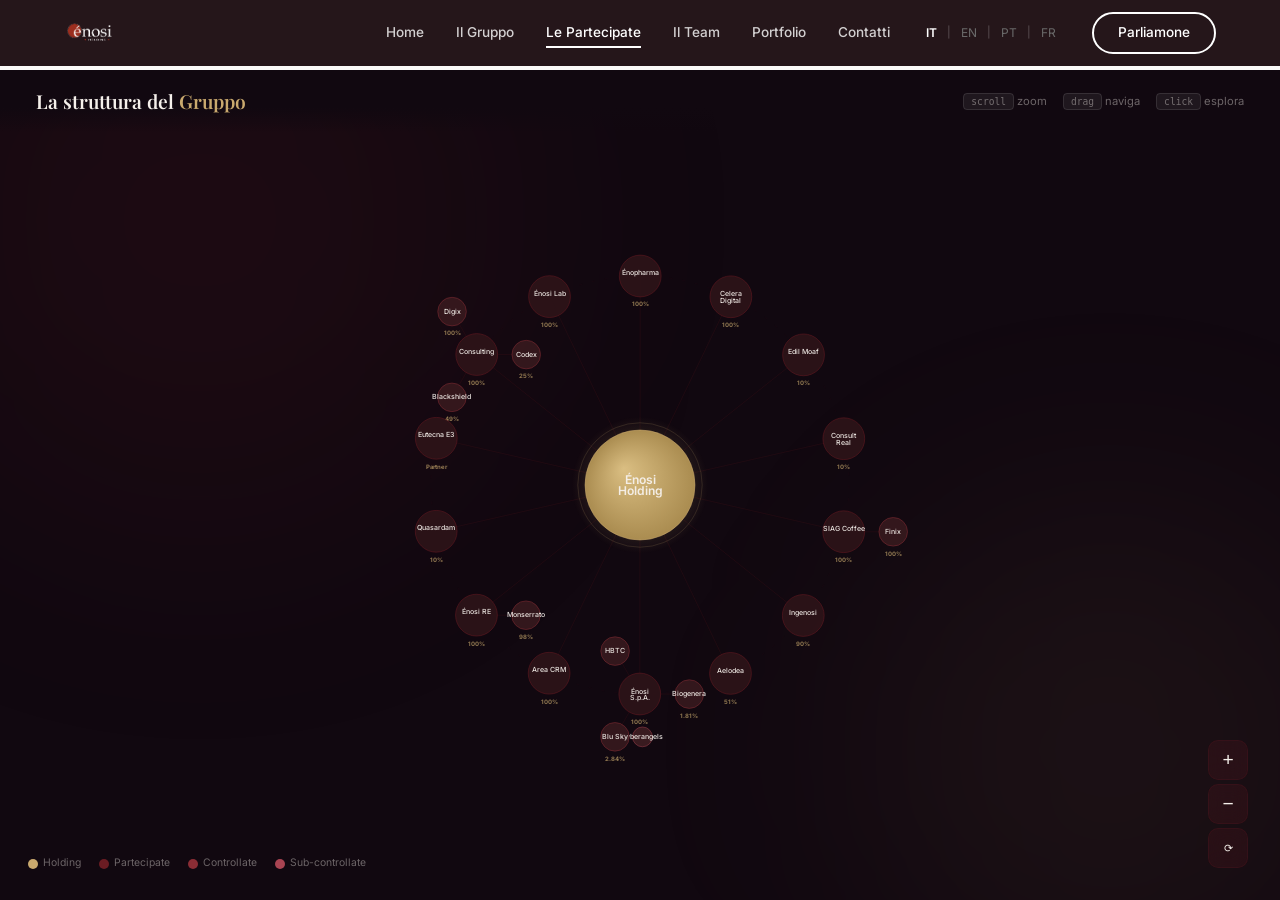
<file: le-partecipate.html>
<!DOCTYPE html>
<html lang="it">
<head>
  <meta charset="UTF-8">
  <meta name="viewport" content="width=device-width, initial-scale=1.0">
  <title>Le Partecipate — Énosi Holding</title>
  <meta name="description" content="La struttura societaria di Énosi Holding: un ecosistema di partecipate in 6+ settori industriali. Esplora le aziende che crescono con noi.">
  <meta property="og:title" content="Énosi Holding — Le Partecipate">
  <meta property="og:description" content="Esplora l'ecosistema di partecipate di Énosi Holding in un organigramma interattivo.">
  <meta property="og:type" content="website">
  <link rel="icon" type="image/png" href="assets/logo/favicon.png">
  <link rel="apple-touch-icon" href="assets/logo/favicon.png">
  <link rel="preconnect" href="https://fonts.googleapis.com">
  <link rel="preconnect" href="https://fonts.gstatic.com" crossorigin>
  <link href="https://fonts.googleapis.com/css2?family=Playfair+Display:wght@600;700&family=Inter:wght@400;500;600;700&display=swap" rel="stylesheet">
  <link rel="stylesheet" href="css/style.css">
  <link rel="stylesheet" href="css/orgchart.css">
</head>
<body>

  <!-- NAVBAR -->
  <nav class="navbar scrolled" style="background:rgba(26,10,14,0.95)">
    <div class="container">
      <a href="index.html" class="navbar__logo"><img src="assets/logo/logo-white.png" alt="Énosi" class="nav-logo-img"></a>
      <div class="navbar__links">
        <a href="index.html" class="navbar__link" data-i18n="nav.home">Home</a>
        <a href="il-gruppo.html" class="navbar__link" data-i18n="nav.gruppo">Il Gruppo</a>
        <a href="le-partecipate.html" class="navbar__link active" data-i18n="nav.partecipate">Le Partecipate</a>
        <a href="il-team.html" class="navbar__link" data-i18n="nav.team">Il Team</a>
        <a href="portfolio.html" class="navbar__link" data-i18n="nav.portfolio">Portfolio</a>
        <a href="contatti.html" class="navbar__link" data-i18n="nav.contatti">Contatti</a>
        <div class="lang-switch">
          <button class="lang active" data-lang="it">IT</button>
          <span class="lang-sep">|</span>
          <button class="lang" data-lang="en">EN</button>
          <span class="lang-sep">|</span>
          <button class="lang" data-lang="pt">PT</button>
          <span class="lang-sep">|</span>
          <button class="lang" data-lang="fr">FR</button>
        </div>
        <a href="contatti.html" class="btn-nav-cta" data-i18n="nav.cta">Parliamone</a>
      </div>
      <button class="navbar__hamburger" aria-label="Menu"><span></span><span></span><span></span></button>
    </div>
    <div class="navbar__mobile-menu">
      <a href="index.html">Home</a>
      <a href="il-gruppo.html">Il Gruppo</a>
      <a href="le-partecipate.html">Le Partecipate</a>
      <a href="il-team.html">Il Team</a>
      <a href="portfolio.html">Portfolio</a>
      <a href="contatti.html">Contatti</a>
      <a href="contatti.html" class="btn-primary btn-primary--light">Parliamone</a>
    </div>
  </nav>

  <!-- ORGCHART FULLSCREEN -->
  <section class="orgchart-fullscreen">
    <div class="orgchart-bg-glow orgchart-g1"></div>
    <div class="orgchart-bg-glow orgchart-g2"></div>

    <div class="orgchart-header">
      <h1>La struttura del <span>Gruppo</span></h1>
      <div class="orgchart-hint">
        <span><kbd>scroll</kbd> zoom</span>
        <span><kbd>drag</kbd> naviga</span>
        <span><kbd>click</kbd> esplora</span>
      </div>
    </div>

    <button class="orgchart-back" id="orgBackBtn" title="Vista completa">&#10005;</button>

    <div class="orgchart-zoom-controls">
      <button class="orgchart-zoom-btn" id="orgZoomIn">+</button>
      <button class="orgchart-zoom-btn" id="orgZoomOut">&#8722;</button>
      <button class="orgchart-zoom-btn" id="orgZoomReset" style="font-size:.7rem">&#10227;</button>
    </div>

    <div class="orgchart-eco-label" id="orgEcoLabel">
      <h2 id="orgEcoTitle"></h2>
      <p id="orgEcoSub"></p>
      <div class="orgchart-eco-back" id="orgEcoBack">&#8592; Vista completa</div>
    </div>

    <div class="orgchart-legend">
      <div class="orgchart-legend-item"><div class="orgchart-legend-dot" style="background:#C9A96E"></div>Holding</div>
      <div class="orgchart-legend-item"><div class="orgchart-legend-dot" style="background:#6B1C23"></div>Partecipate</div>
      <div class="orgchart-legend-item"><div class="orgchart-legend-dot" style="background:#8B2D35"></div>Controllate</div>
      <div class="orgchart-legend-item"><div class="orgchart-legend-dot" style="background:#A94452"></div>Sub-controllate</div>
    </div>

    <div class="orgchart-panel" id="orgPanel">
      <div id="orgPanelContent"></div>
    </div>

    <canvas id="orgCanvas"></canvas>
  </section>

  <script src="js/translations.js"></script>
  <script src="js/main.js"></script>
  <script src="js/orgchart.js"></script>
</body>
</html>
</file>
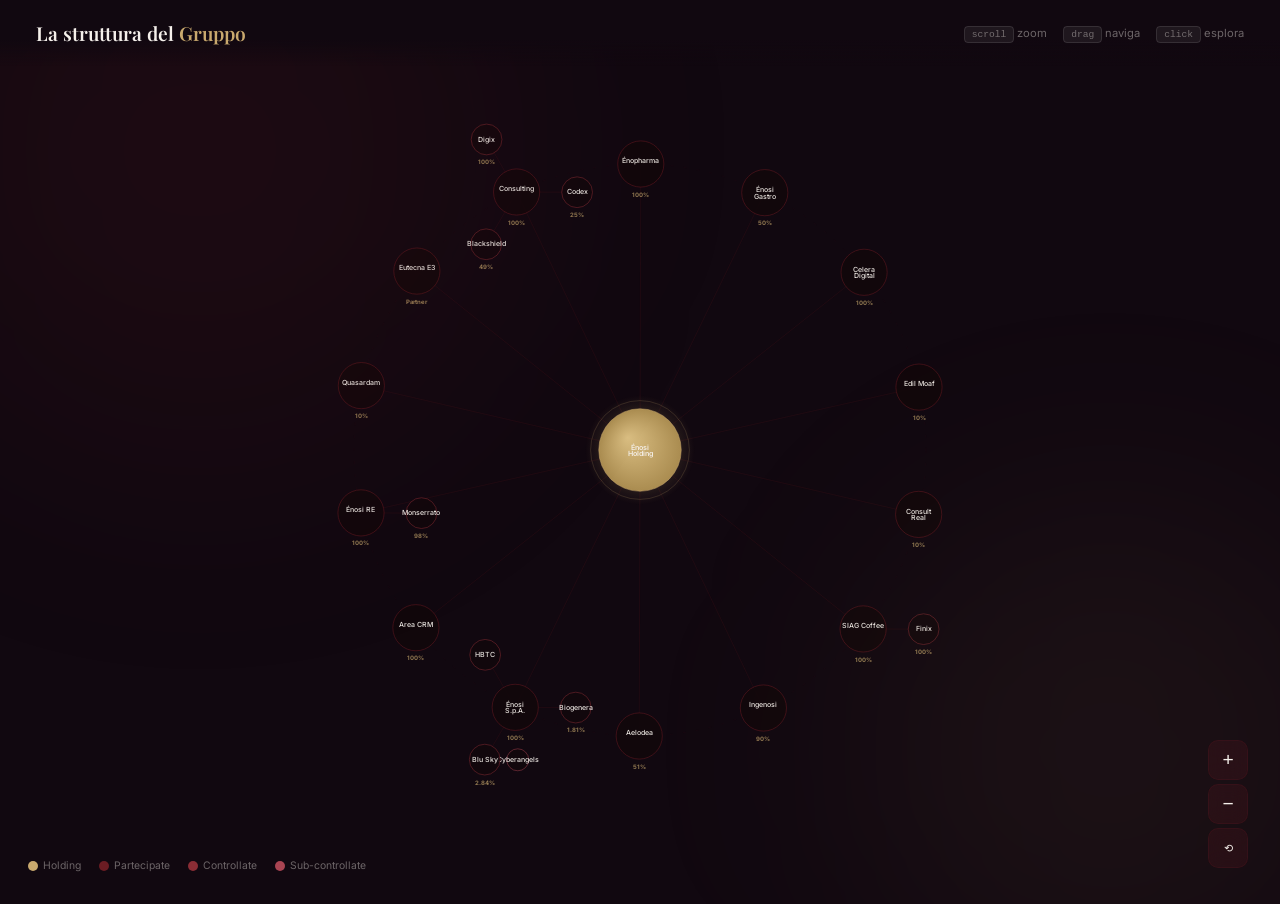
<file: organigramma-prototype.html>
<!DOCTYPE html>
<html lang="it">
<head>
<meta charset="UTF-8">
<meta name="viewport" content="width=device-width, initial-scale=1.0">
<title>Énosi Holding — Struttura del Gruppo v3</title>
<link href="https://fonts.googleapis.com/css2?family=Playfair+Display:wght@400;600;700&family=Inter:wght@300;400;500;600;700&display=swap" rel="stylesheet">
<style>
:root {
  --bg: #110810;
  --burgundy: #6B1C23;
  --burgundy-mid: #8B2D35;
  --burgundy-light: #A94452;
  --gold: #C9A96E;
  --gold-dim: rgba(201,169,110,0.25);
  --text: #F5F0EB;
  --text-dim: rgba(245,240,235,0.4);
  --border: rgba(107,28,35,0.2);
}
*{margin:0;padding:0;box-sizing:border-box;}
body{font-family:'Inter',sans-serif;background:var(--bg);color:var(--text);overflow:hidden;height:100vh;-webkit-font-smoothing:antialiased;}

.bg-glow{position:fixed;border-radius:50%;pointer-events:none;filter:blur(120px);}
.bg-g1{width:600px;height:600px;background:rgba(107,28,35,0.12);top:-150px;left:-100px;animation:gd 20s ease-in-out infinite;}
.bg-g2{width:500px;height:500px;background:rgba(201,169,110,0.06);bottom:-100px;right:-80px;animation:gd 28s ease-in-out infinite reverse;}
@keyframes gd{0%,100%{transform:translate(0,0)}50%{transform:translate(40px,30px)}}

.hdr{position:fixed;top:0;left:0;right:0;z-index:100;padding:20px 36px;display:flex;justify-content:space-between;align-items:center;background:linear-gradient(to bottom,var(--bg) 60%,transparent);}
.hdr h1{font-family:'Playfair Display';font-size:1.2rem;font-weight:600;}
.hdr h1 span{color:var(--gold);}
.hdr-hint{font-size:.7rem;color:var(--text-dim);display:flex;gap:16px;align-items:center;}
.hdr-hint kbd{background:rgba(255,255,255,.06);border:1px solid rgba(255,255,255,.1);border-radius:4px;padding:2px 7px;font-size:.6rem;}

.back-btn{position:fixed;top:24px;right:36px;z-index:200;width:42px;height:42px;background:rgba(107,28,35,0.25);border:1px solid var(--border);border-radius:50%;color:var(--text);font-size:1.1rem;cursor:pointer;display:none;align-items:center;justify-content:center;transition:all .2s;backdrop-filter:blur(10px);}
.back-btn:hover{background:rgba(107,28,35,0.5);border-color:var(--gold-dim);}
.back-btn.show{display:flex;}

.zoom-controls{position:fixed;bottom:32px;right:32px;z-index:100;display:flex;flex-direction:column;gap:4px;}
.zoom-btn{width:40px;height:40px;background:rgba(107,28,35,0.2);border:1px solid var(--border);border-radius:10px;color:var(--text);font-size:1.2rem;cursor:pointer;display:flex;align-items:center;justify-content:center;transition:all .2s;backdrop-filter:blur(10px);}
.zoom-btn:hover{background:rgba(107,28,35,0.4);border-color:var(--gold-dim);}

.legend{position:fixed;bottom:28px;left:28px;z-index:100;display:flex;gap:18px;font-size:.65rem;color:var(--text-dim);}
.legend-item{display:flex;align-items:center;gap:5px;}
.legend-dot{width:10px;height:10px;border-radius:50%;}

.panel{position:fixed;top:0;right:-460px;width:460px;height:100vh;background:linear-gradient(160deg,rgba(17,8,16,.97),rgba(30,12,18,.97));backdrop-filter:blur(30px);border-left:1px solid var(--border);z-index:150;transition:right .5s cubic-bezier(.22,1,.36,1);overflow-y:auto;padding:40px;}
.panel.open{right:0;}
.panel::-webkit-scrollbar{width:3px;}
.panel::-webkit-scrollbar-thumb{background:rgba(255,255,255,.08);border-radius:2px;}
.panel-badge{display:inline-block;padding:4px 14px;border-radius:100px;font-size:.6rem;font-weight:600;text-transform:uppercase;letter-spacing:.12em;margin-bottom:14px;}
.panel-name{font-family:'Playfair Display';font-size:1.7rem;font-weight:700;margin-bottom:6px;line-height:1.2;}
.panel-pct{font-size:2.2rem;font-weight:700;color:var(--gold);margin-bottom:20px;}
.panel-desc{font-size:.88rem;line-height:1.8;color:rgba(245,240,235,.65);margin-bottom:28px;}
.panel-parent{padding-top:20px;border-top:1px solid var(--border);font-size:.72rem;color:var(--text-dim);}
.panel-parent strong{color:var(--text);}
.panel-subs{margin-top:20px;padding-top:20px;border-top:1px solid var(--border);}
.panel-subs-title{font-size:.65rem;text-transform:uppercase;letter-spacing:.15em;color:var(--text-dim);margin-bottom:10px;}
.panel-sub{display:flex;justify-content:space-between;padding:10px 0;border-bottom:1px solid rgba(255,255,255,.03);cursor:pointer;transition:padding-left .2s;}
.panel-sub:hover{padding-left:8px;color:var(--gold);}
.panel-sub span:last-child{color:var(--gold);font-weight:600;font-size:.8rem;}

.eco-label{position:fixed;top:80px;left:36px;z-index:100;opacity:0;transition:opacity .5s;pointer-events:none;}
.eco-label.show{opacity:1;}
.eco-label h2{font-family:'Playfair Display';font-size:1.4rem;font-weight:600;margin-bottom:4px;}
.eco-label p{font-size:.75rem;color:var(--text-dim);}
.eco-label .eco-back{margin-top:12px;font-size:.72rem;color:var(--gold);cursor:pointer;pointer-events:auto;display:flex;align-items:center;gap:6px;}
.eco-label .eco-back:hover{text-decoration:underline;}
</style>
</head>
<body>
<div class="bg-glow bg-g1"></div>
<div class="bg-glow bg-g2"></div>

<div class="hdr">
  <h1>La struttura del <span>Gruppo</span></h1>
  <div class="hdr-hint">
    <span><kbd>scroll</kbd> zoom</span>
    <span><kbd>drag</kbd> naviga</span>
    <span><kbd>click</kbd> esplora</span>
  </div>
</div>

<button class="back-btn" id="backBtn" title="Torna alla vista completa">✕</button>

<div class="zoom-controls">
  <button class="zoom-btn" id="zoomIn">+</button>
  <button class="zoom-btn" id="zoomOut">−</button>
  <button class="zoom-btn" id="zoomReset" style="font-size:.7rem">⟲</button>
</div>

<div class="eco-label" id="ecoLabel">
  <h2 id="ecoTitle"></h2>
  <p id="ecoSub"></p>
  <div class="eco-back" id="ecoBack">← Vista completa</div>
</div>

<div class="legend">
  <div class="legend-item"><div class="legend-dot" style="background:#C9A96E"></div>Holding</div>
  <div class="legend-item"><div class="legend-dot" style="background:#6B1C23"></div>Partecipate</div>
  <div class="legend-item"><div class="legend-dot" style="background:#8B2D35"></div>Controllate</div>
  <div class="legend-item"><div class="legend-dot" style="background:#A94452"></div>Sub-controllate</div>
</div>

<div class="panel" id="panel"><div id="panelContent"></div></div>

<canvas id="canvas"></canvas>

<script>
// ===== DATA =====
const companies = [
  {id:'holding',name:'Énosi Holding',level:0,pct:'',sector:'Holding',
   desc:'Holding che vanta diverse partecipazioni in molteplici settori industriali. Modello dinamico orientato alla creazione di valore.'},
  {id:'enopharma',name:'Énopharma',level:1,pct:'100%',sector:'Pharma',parent:'holding',
   desc:'Società operante nel settore farmaceutico, dedicata alla ricerca e sviluppo di soluzioni innovative.'},
  {id:'gastro',name:'Énosi Gastro',level:1,pct:'50%',sector:'Food',parent:'holding',
   desc:'Realtà dedicata al settore della ristorazione e dell\'enogastronomia di qualità.'},
  {id:'celera',name:'Celera Digital',level:1,pct:'100%',sector:'ICT',parent:'holding',
   desc:'Start-up innovativa certificata. Piattaforma digitale brevettata per l\'interconnessione delle informazioni.'},
  {id:'edilmoaf',name:'Edil Moaf',level:1,pct:'10%',sector:'Engineering',parent:'holding',
   desc:'Progettazione, realizzazione e manutenzione di infrastrutture: opere civili, industriali, sanitarie, ferroviarie.'},
  {id:'consultreal',name:'Consult Real',level:1,pct:'10%',sector:'Consulenza',parent:'holding',
   desc:'Consulenza immobiliare e strategica al servizio del gruppo.'},
  {id:'siag',name:'SIAG Coffee',level:1,pct:'100%',sector:'Food',parent:'holding',
   desc:'Caffè tradizionale napoletano. Cialde, capsule, grani e macinato sotto il marchio SIAG.'},
  {id:'ingenosi',name:'Ingenosi',level:1,pct:'90%',sector:'Engineering',parent:'holding',
   desc:'Ingegneria, R&S, Transizione 4.0, asseverazioni tecniche, brevetti, efficienza energetica.'},
  {id:'aelodea',name:'Aelodea',level:1,pct:'51%',sector:'MedTech',parent:'holding',
   desc:'Già Sinaloina. Materie prime Aloe Vera per cosmetico, integratori e farmaceutico.'},
  {id:'enosispa',name:'Énosi S.p.A.',level:1,pct:'100%',sector:'Consulenza',parent:'holding',
   desc:'Consulenza multidisciplinare dal 2013. Legale, tributaria, finanziaria, digitale, comunicazione, PR.'},
  {id:'areacrm',name:'Area CRM',level:1,pct:'100%',sector:'ICT',parent:'holding',
   desc:'Content marketing e customer relationship management con approccio strategico integrato.'},
  {id:'re',name:'Énosi RE',level:1,pct:'100%',sector:'Real Estate',parent:'holding',
   desc:'Acquisto, vendita, riqualificazione immobili. Sviluppo attivo di asset strategici.'},
  {id:'quasardam',name:'Quasardam',level:1,pct:'10%',sector:'MedTech',parent:'holding',
   desc:'Tecnologie mediche avanzate per patologie oculari. Dispositivi brevettati di precisione clinica.'},
  {id:'e3',name:'Eutecna E3',level:1,pct:'Partner',sector:'Engineering',parent:'holding',
   desc:'Finanza agevolata, innovazione 4.0/5.0, internazionalizzazione. Partner ufficiale del gruppo.'},
  {id:'consulting',name:'Consulting',level:1,pct:'100%',sector:'Consulenza',parent:'holding',
   desc:'Sede a Londra. Consulenza strategica PMI. Internazionalizzazione del gruppo.'},
  {id:'finix',name:'Finix',level:2,pct:'100%',sector:'ICT',parent:'siag',
   desc:'Successore Fujitsu Italia. Cloud, AI, IoT, SAP. Rappresentanza esclusiva Fujitsu.'},
  {id:'biogenera',name:'Biogenera',level:2,pct:'1.81%',sector:'MedTech',parent:'enosispa',
   desc:'Biotecnologie e ricerca biomedica.'},
  {id:'blusky',name:'Blu Sky',level:2,pct:'2.84%',sector:'Consulenza',parent:'enosispa',
   desc:'Angel Lab. Piattaforma di investimento e accelerazione per startup innovative.'},
  {id:'hbtc',name:'HBTC',level:2,pct:'',sector:'ICT',parent:'enosispa',
   desc:'Società tecnologica dell\'ecosistema Énosi S.p.A.'},
  {id:'monserrato',name:'Monserrato',level:2,pct:'98%',sector:'Real Estate',parent:'re',
   desc:'Edificio 4.000 mq in sviluppo come struttura residenziale per anziani.'},
  {id:'codex',name:'Codex',level:2,pct:'25%',sector:'Cybersecurity',parent:'consulting',
   desc:'Cybersecurity avanzata per infrastrutture digitali.'},
  {id:'blackshield',name:'Blackshield',level:2,pct:'49%',sector:'Cybersecurity',parent:'consulting',
   desc:'OSINT e AI. 184 lingue, tutte le piattaforme social.'},
  {id:'digix',name:'Digix',level:2,pct:'100%',sector:'ICT',parent:'consulting',
   desc:'Digital Experience. 70+ professionisti. Finance, Retail, Engineering, Manufacturing, Energy.'},
  {id:'cyberangels',name:'Cyberangels',level:3,pct:'5.58%',sector:'Cybersecurity',parent:'blusky',
   desc:'Cyber Insurance per micro e piccole imprese. Best InsurTech 2021.'},
];

const sectorColor = {
  Holding:'#C9A96E',ICT:'#4A90D9',Consulenza:'#B85A63','Real Estate':'#2D8A4E',
  Engineering:'#B4823C',MedTech:'#8250AA',Food:'#C87832',Cybersecurity:'#3CA0B4',Pharma:'#64AA78'
};

const level1 = companies.filter(c => c.level === 1);
const level2 = companies.filter(c => c.level === 2);
const level3 = companies.filter(c => c.level === 3);

level1.forEach((c, i) => { c.baseAngle = (i / level1.length) * Math.PI * 2 - Math.PI / 2; });

// ===== CANVAS =====
const canvas = document.getElementById('canvas');
const ctx = canvas.getContext('2d');
let W, H, dpr;

function resize() {
  dpr = window.devicePixelRatio || 1;
  W = window.innerWidth; H = window.innerHeight;
  canvas.width = W * dpr; canvas.height = H * dpr;
  canvas.style.width = W + 'px'; canvas.style.height = H + 'px';
  ctx.setTransform(dpr, 0, 0, dpr, 0, 0);
}
resize();
window.addEventListener('resize', resize);

// ===== CAMERA (pan + zoom) =====
let camX = 0, camY = 0, camZoom = 0.55; // Start zoomed out to see everything
let targetCamX = 0, targetCamY = 0, targetCamZoom = 0.55;
let isDragging = false, dragStartX, dragStartY, dragCamX, dragCamY;

// Convert world coords to screen coords
function toScreen(wx, wy) {
  return {
    x: (wx - camX) * camZoom + W / 2,
    y: (wy - camY) * camZoom + H / 2
  };
}

// Convert screen coords to world coords
function toWorld(sx, sy) {
  return {
    x: (sx - W / 2) / camZoom + camX,
    y: (sy - H / 2) / camZoom + camY
  };
}

// Mouse wheel zoom
canvas.addEventListener('wheel', (e) => {
  e.preventDefault();
  const factor = e.deltaY > 0 ? 0.96 : 1.04;
  targetCamZoom = Math.max(0.15, Math.min(3, targetCamZoom * factor));
}, { passive: false });

// Pan with drag
canvas.addEventListener('mousedown', (e) => {
  if (e.button !== 0) return;
  // Check if clicking a node first
  const world = toWorld(e.clientX, e.clientY);
  const clickedNode = findNodeAt(world.x, world.y);
  if (clickedNode) return; // Let click handler deal with it

  isDragging = true;
  dragStartX = e.clientX;
  dragStartY = e.clientY;
  dragCamX = targetCamX;
  dragCamY = targetCamY;
  canvas.style.cursor = 'grabbing';
});

canvas.addEventListener('mousemove', (e) => {
  if (isDragging) {
    const dx = (e.clientX - dragStartX) / camZoom;
    const dy = (e.clientY - dragStartY) / camZoom;
    targetCamX = dragCamX - dx;
    targetCamY = dragCamY - dy;
  }
});

canvas.addEventListener('mouseup', () => {
  isDragging = false;
  canvas.style.cursor = hoveredNode ? 'pointer' : 'grab';
});

canvas.addEventListener('mouseleave', () => { isDragging = false; });

// Zoom buttons
document.getElementById('zoomIn').addEventListener('click', () => { targetCamZoom = Math.min(3, targetCamZoom * 1.4); });
document.getElementById('zoomOut').addEventListener('click', () => { targetCamZoom = Math.max(0.15, targetCamZoom * 0.7); });
document.getElementById('zoomReset').addEventListener('click', () => { targetCamX = 0; targetCamY = 0; targetCamZoom = 0.55; });

// ===== LAYOUT =====
const ORBIT_R1 = 520;    // Much larger orbit for level 1
const CENTER_R = 75;     // Center node 40% bigger
const L1_R = 42;         // Level 1 nodes 30% bigger
const L2_R = 28;         // Level 2
const L3_R = 20;         // Level 3
const MOON_ORBIT = 110;  // Distance planet → moon (was 65)
const MOON3_ORBIT = 60;  // Distance moon → sub-moon (was 40)

// ===== ANIMATION STATE =====
let rotationAngle = 0;
const ROTATION_SPEED = 0.00015; // Even slower
let isZoomed = false;
let zoomedPlanetId = null;
let fadeTransition = 1; // 1 = all visible
let fadeTarget = 1;
let selectedNodeId = null;
let time = 0;
let hoveredNode = null;

// ===== NODE POSITIONS (world space) =====
function getNodePos(c) {
  if (c.level === 0) return { x: 0, y: 0 };

  if (c.level === 1) {
    const angle = c.baseAngle + rotationAngle;
    return { x: Math.cos(angle) * ORBIT_R1, y: Math.sin(angle) * ORBIT_R1 };
  }

  if (c.level === 2) {
    const parent = companies.find(p => p.id === c.parent);
    const pp = getNodePos(parent);
    const siblings = level2.filter(s => s.parent === c.parent);
    const idx = siblings.indexOf(c);
    const angle = (idx / siblings.length) * Math.PI * 2 + rotationAngle * 1.5;
    return { x: pp.x + Math.cos(angle) * MOON_ORBIT, y: pp.y + Math.sin(angle) * MOON_ORBIT };
  }

  if (c.level === 3) {
    const parent = companies.find(p => p.id === c.parent);
    const pp = getNodePos(parent);
    const siblings = level3.filter(s => s.parent === c.parent);
    const idx = siblings.indexOf(c);
    const angle = (idx / siblings.length) * Math.PI * 2 + rotationAngle * 2;
    return { x: pp.x + Math.cos(angle) * MOON3_ORBIT, y: pp.y + Math.sin(angle) * MOON3_ORBIT };
  }
  return { x: 0, y: 0 };
}

function getRadius(c) {
  return c.level === 0 ? CENTER_R : c.level === 1 ? L1_R : c.level === 2 ? L2_R : L3_R;
}

function isInBranch(nodeId, planetId) {
  if (nodeId === planetId || nodeId === 'holding') return true;
  const node = companies.find(c => c.id === nodeId);
  if (!node) return false;
  if (node.parent === planetId) return true;
  const parent = companies.find(c => c.id === node.parent);
  if (parent && parent.parent === planetId) return true;
  if (parent) {
    const gp = companies.find(c => c.id === parent.parent);
    if (gp && gp.parent === planetId) return true;
  }
  return false;
}

function findNodeAt(wx, wy) {
  // Check in reverse order (smallest on top)
  for (let i = companies.length - 1; i >= 0; i--) {
    const c = companies[i];
    const pos = getNodePos(c);
    const r = getRadius(c);
    const dx = wx - pos.x, dy = wy - pos.y;
    if (dx * dx + dy * dy < (r + 8) * (r + 8)) return c;
  }
  return null;
}

function hexToRgb(hex) {
  const r = parseInt(hex.slice(1,3),16), g = parseInt(hex.slice(3,5),16), b = parseInt(hex.slice(5,7),16);
  return `${r},${g},${b}`;
}

// ===== DRAW =====
function draw() {
  time++;
  ctx.clearRect(0, 0, W, H);

  // Smooth camera
  camX += (targetCamX - camX) * 0.08;
  camY += (targetCamY - camY) * 0.08;
  camZoom += (targetCamZoom - camZoom) * 0.08;

  // Smooth fade
  fadeTransition += (fadeTarget - fadeTransition) * 0.05;

  // Rotate
  if (!isZoomed) rotationAngle += ROTATION_SPEED;

  // Draw orbit ring
  const orbitScreen = toScreen(0, 0);
  const orbitRScreen = ORBIT_R1 * camZoom;
  ctx.beginPath();
  ctx.arc(orbitScreen.x, orbitScreen.y, orbitRScreen, 0, Math.PI * 2);
  ctx.strokeStyle = `rgba(107,28,35,${0.06 * fadeTransition})`;
  ctx.lineWidth = 1;
  ctx.setLineDash([3, 10]);
  ctx.stroke();
  ctx.setLineDash([]);

  // Get opacity for each node
  const getOpacity = (c) => {
    if (!isZoomed || !zoomedPlanetId) return 1;
    return isInBranch(c.id, zoomedPlanetId) ? 1 : fadeTransition;
  };

  // Draw connections
  companies.filter(c => c.parent).forEach(c => {
    const from = getNodePos(companies.find(p => p.id === c.parent));
    const to = getNodePos(c);
    const s1 = toScreen(from.x, from.y);
    const s2 = toScreen(to.x, to.y);
    const opacity = getOpacity(c) * 0.3;
    if (opacity < 0.01) return;

    const isHL = hoveredNode && isInBranch(c.id, hoveredNode);
    ctx.beginPath();
    ctx.moveTo(s1.x, s1.y);
    ctx.lineTo(s2.x, s2.y);
    ctx.strokeStyle = isHL ? `rgba(201,169,110,${opacity * 3})` : `rgba(107,28,35,${opacity})`;
    ctx.lineWidth = (isHL ? 2 : 1) * camZoom;
    ctx.stroke();
  });

  // Draw nodes
  const drawOrder = [...companies].sort((a, b) => b.level - a.level);

  drawOrder.forEach(c => {
    const wpos = getNodePos(c);
    const pos = toScreen(wpos.x, wpos.y);
    const r = getRadius(c) * camZoom;
    const opacity = getOpacity(c);
    if (opacity < 0.01 || r < 2) return;

    const isH = hoveredNode === c.id;
    const isS = selectedNodeId === c.id;

    // Glow
    if (c.level === 0 || isH || isS) {
      const glowR = r + (c.level === 0 ? 25 : 14) * camZoom;
      const grd = ctx.createRadialGradient(pos.x, pos.y, r * 0.5, pos.x, pos.y, glowR);
      const gc = c.level === 0 ? '201,169,110' : '107,28,35';
      grd.addColorStop(0, `rgba(${gc},${0.25 * opacity})`);
      grd.addColorStop(1, `rgba(${gc},0)`);
      ctx.beginPath();
      ctx.arc(pos.x, pos.y, glowR, 0, Math.PI * 2);
      ctx.fillStyle = grd;
      ctx.fill();
    }

    // Center pulse
    if (c.level === 0) {
      const pr = r + (12 + Math.sin(time * 0.02) * 8) * camZoom;
      ctx.beginPath();
      ctx.arc(pos.x, pos.y, pr, 0, Math.PI * 2);
      ctx.strokeStyle = `rgba(201,169,110,${(0.15 + Math.sin(time * 0.02) * 0.1) * opacity})`;
      ctx.lineWidth = 1;
      ctx.stroke();
    }

    // Circle fill
    ctx.beginPath();
    ctx.arc(pos.x, pos.y, r, 0, Math.PI * 2);
    if (c.level === 0) {
      const grd = ctx.createRadialGradient(pos.x - r * 0.3, pos.y - r * 0.3, 0, pos.x, pos.y, r);
      grd.addColorStop(0, `rgba(218,190,130,${opacity})`);
      grd.addColorStop(1, `rgba(170,140,80,${opacity})`);
      ctx.fillStyle = grd;
    } else {
      ctx.fillStyle = `rgba(18,8,12,${opacity * 0.9})`;
    }
    ctx.fill();

    // Border
    ctx.beginPath();
    ctx.arc(pos.x, pos.y, r, 0, Math.PI * 2);
    const colors = { 0: '#C9A96E', 1: '#6B1C23', 2: '#8B2D35', 3: '#A94452' };
    const borderColor = isH || isS ? '#C9A96E' : (colors[c.level] || '#6B1C23');
    ctx.strokeStyle = `rgba(${hexToRgb(borderColor)},${(isH || isS ? 1 : 0.6) * opacity})`;
    ctx.lineWidth = (isH || isS ? 2.5 : 1.5) * Math.min(camZoom, 1.5);
    ctx.stroke();

    // Labels (only show if big enough)
    if (r > 8) {
      const fontSize = Math.max(7, (c.level === 0 ? 13 : c.level === 1 ? 10.5 : 8.5) * Math.min(camZoom, 1.8));
      ctx.textAlign = 'center';
      ctx.textBaseline = 'middle';
      ctx.font = `${c.level === 0 ? 600 : 500} ${fontSize}px Inter`;
      ctx.fillStyle = `rgba(245,240,235,${opacity * 0.95})`;

      const name = c.name;
      if (name.length > 11 && r > 15) {
        const words = name.split(' ');
        if (words.length >= 2) {
          ctx.fillText(words[0], pos.x, pos.y - fontSize * 0.35);
          ctx.fillText(words.slice(1).join(' '), pos.x, pos.y + fontSize * 0.55);
        } else {
          ctx.fillText(name, pos.x, pos.y);
        }
      } else {
        ctx.fillText(name, pos.x, pos.y - (c.pct && r > 20 ? 3 : 0));
      }

      // Percentage
      if (c.pct && c.level > 0 && r > 14) {
        const pctSize = Math.max(6, 8 * Math.min(camZoom, 1.5));
        ctx.font = `700 ${pctSize}px Inter`;
        ctx.fillStyle = `rgba(201,169,110,${opacity * 0.7})`;
        ctx.fillText(c.pct, pos.x, pos.y + r + 14 * Math.min(camZoom, 1.2));
      }
    }
  });

  requestAnimationFrame(draw);
}

// ===== MOUSE INTERACTION =====
canvas.addEventListener('mousemove', (e) => {
  if (isDragging) return;
  const world = toWorld(e.clientX, e.clientY);
  const found = findNodeAt(world.x, world.y);
  hoveredNode = found ? found.id : null;
  canvas.style.cursor = found ? 'pointer' : 'grab';
});

canvas.addEventListener('click', (e) => {
  if (isDragging) return;
  const world = toWorld(e.clientX, e.clientY);
  const clicked = findNodeAt(world.x, world.y);

  if (clicked) {
    handleNodeClick(clicked);
  } else if (!isZoomed) {
    closePanel();
  }
});

function handleNodeClick(c) {
  selectedNodeId = c.id;

  if (c.level === 1 && !isZoomed) {
    zoomIntoPlanet(c);
  } else if (c.level === 0 && isZoomed) {
    zoomOut();
  } else {
    showPanel(c);
  }

  if (isZoomed || c.level !== 1) showPanel(c);
}

function zoomIntoPlanet(c) {
  isZoomed = true;
  zoomedPlanetId = c.id;
  fadeTarget = 0.04;

  // Zoom camera to planet — center in LEFT half (panel takes right 460px)
  const pos = getNodePos(c);
  const panelWidth = 460;
  const leftCenterOffset = panelWidth / 2;
  const zoomTo = 1.2;
  targetCamX = pos.x + leftCenterOffset / zoomTo;
  targetCamY = pos.y;
  targetCamZoom = zoomTo;

  document.getElementById('backBtn').classList.add('show');
  document.getElementById('ecoLabel').classList.add('show');
  document.getElementById('ecoTitle').textContent = `Ecosistema ${c.name}`;
  document.getElementById('ecoSub').textContent = c.sector + (c.pct ? ` · ${c.pct}` : '');

  showPanel(c);
}

function zoomOut() {
  isZoomed = false;
  zoomedPlanetId = null;
  fadeTarget = 1;
  selectedNodeId = null;
  targetCamX = 0;
  targetCamY = 0;
  targetCamZoom = 0.55;

  document.getElementById('backBtn').classList.remove('show');
  document.getElementById('ecoLabel').classList.remove('show');
  closePanel();
}

function showPanel(c) {
  const panel = document.getElementById('panel');
  const content = document.getElementById('panelContent');
  const sc = sectorColor[c.sector] || '#fff';
  const parent = companies.find(p => p.id === c.parent);
  const children = companies.filter(ch => ch.parent === c.id);

  let html = `
    <div class="panel-badge" style="background:rgba(${hexToRgb(sc)},.12);color:${sc}">${c.sector}</div>
    <div class="panel-name">${c.name}</div>
    ${c.pct ? `<div class="panel-pct">${c.pct}</div>` : ''}
    <div class="panel-desc">${c.desc}</div>
  `;
  if (parent) html += `<div class="panel-parent">Controllata da <strong>${parent.name}</strong>${c.pct ? ` al ${c.pct}` : ''}</div>`;
  if (children.length > 0) {
    html += `<div class="panel-subs"><div class="panel-subs-title">Controllate</div>`;
    children.forEach(ch => { html += `<div class="panel-sub" data-id="${ch.id}"><span>${ch.name}</span><span>${ch.pct}</span></div>`; });
    html += `</div>`;
  }

  content.innerHTML = html;
  panel.classList.add('open');
  content.querySelectorAll('.panel-sub').forEach(el => {
    el.addEventListener('click', () => {
      const node = companies.find(c => c.id === el.dataset.id);
      if (node) { selectedNodeId = node.id; showPanel(node); }
    });
  });
}

function closePanel() { document.getElementById('panel').classList.remove('open'); }

document.getElementById('backBtn').addEventListener('click', zoomOut);
document.getElementById('ecoBack').addEventListener('click', zoomOut);
document.addEventListener('keydown', (e) => { if (e.key === 'Escape') { if (isZoomed) zoomOut(); else closePanel(); } });

// ===== START =====
draw();
</script>
</body>
</html>
</file>
<file: css/style.css>
/* ============================================
   ÉNOSI HOLDING — Design System & Styles v2
   ============================================ */

/* --- CSS Variables --- */
:root {
  --burgundy: #6B1C23;
  --burgundy-dark: #1A0A0E;
  --bg-main: #FAFAF8;
  --bg-alt: #F0EEEB;
  --text-primary: #1C1C1C;
  --text-secondary: #6B6B6B;
  --gold: #C9A96E;
  --white: #FFFFFF;
}

/* --- Reset & Base --- */
*, *::before, *::after { margin: 0; padding: 0; box-sizing: border-box; }

html {
  scroll-behavior: smooth;
  -webkit-font-smoothing: antialiased;
  -moz-osx-font-smoothing: grayscale;
}

body {
  font-family: 'Inter', sans-serif;
  font-weight: 400;
  color: var(--text-primary);
  background: var(--bg-main);
  line-height: 1.6;
  overflow-x: hidden;
}

img { max-width: 100%; display: block; }
a { text-decoration: none; color: inherit; }
ul { list-style: none; }

h1, h2, h3, h4, h5, h6 {
  font-family: 'Playfair Display', serif;
  font-weight: 700;
  line-height: 1.2;
}

.container { max-width: 1200px; margin: 0 auto; padding: 0 24px; }

/* --- Typography --- */
.heading-display { font-family: 'Playfair Display', serif; font-weight: 700; }

.heading-section {
  font-family: 'Playfair Display', serif;
  font-weight: 600;
  font-size: 2.5rem;
  margin-bottom: 1rem;
}

.text-body {
  font-family: 'Inter', sans-serif;
  font-weight: 400;
  color: var(--text-secondary);
  line-height: 1.7;
}

.text-gold { color: var(--gold); }

/* --- Section Spacing --- */
.section { padding: 120px 0; position: relative; }
.section--dark { background: var(--burgundy-dark); color: var(--white); }
.section--main { background: var(--bg-main); }
.section--alt { background: var(--bg-alt); }

/* --- Section Dividers --- */
.section-angled {
  clip-path: polygon(0 4vw, 100% 0, 100% 100%, 0 100%);
  margin-top: -4vw;
  padding-top: calc(4vw + 80px);
}

.section-wave {
  position: relative;
  margin-top: -3vw;
  padding-top: calc(3vw + 80px);
}
.section-wave::before {
  content: '';
  position: absolute;
  top: -1px;
  left: 0;
  width: 100%;
  height: 4vw;
  background: inherit;
  clip-path: ellipse(55% 100% at 50% 100%);
  z-index: 1;
}

/* --- Navbar --- */
.navbar {
  position: fixed;
  top: 0;
  left: 0;
  width: 100%;
  z-index: 1000;
  padding: 20px 0;
  transition: background 0.4s ease, padding 0.3s ease;
}

.navbar.scrolled {
  background: rgba(26, 10, 14, 0.95);
  backdrop-filter: blur(20px);
  -webkit-backdrop-filter: blur(20px);
  padding: 12px 0;
}

.navbar .container {
  display: flex;
  align-items: center;
  justify-content: space-between;
}

.navbar__logo { display: flex; align-items: center; }
.navbar__logo img { height: 36px; width: auto; }
.nav-logo-img {
  height: 28px;
  width: auto;
  display: block;
  max-width: 120px;
}
/* Fallback alt text styling if image fails */
.navbar__logo img[alt] {
  font-family: 'Playfair Display', serif;
  font-size: 1.2rem;
  font-weight: 700;
  color: white;
}

.navbar__logo-text {
  font-family: 'Playfair Display', serif;
  font-weight: 700;
  font-size: 1.5rem;
  color: var(--white);
  letter-spacing: 0.02em;
}

.navbar__links {
  display: flex;
  align-items: center;
  gap: 32px;
}

.navbar__link {
  font-family: 'Inter', sans-serif;
  font-weight: 500;
  font-size: 0.85rem;
  color: rgba(255, 255, 255, 0.8);
  position: relative;
  transition: color 0.3s ease;
}

.navbar__link:hover,
.navbar__link.active {
  color: var(--white);
}

.navbar__link::after {
  content: '';
  position: absolute;
  bottom: -4px;
  left: 0;
  width: 0;
  height: 2px;
  background: var(--white);
  transition: width 0.3s ease;
}

.navbar__link:hover::after,
.navbar__link.active::after {
  width: 100%;
}

/* Language Switcher */
.lang-switch {
  display: flex;
  align-items: center;
  gap: 6px;
}

.lang-switch .lang {
  font-family: 'Inter', sans-serif;
  font-size: 12px;
  font-weight: 400;
  color: var(--text-secondary);
  background: none;
  border: none;
  cursor: pointer;
  padding: 2px 4px;
  transition: color 0.3s ease;
}

.lang-switch .lang:hover { color: var(--white); }
.lang-switch .lang.active { color: var(--white); font-weight: 600; }

.lang-switch .lang-sep {
  font-size: 11px;
  color: rgba(255,255,255,0.25);
  user-select: none;
}

/* Navbar CTA */
.btn-nav-cta {
  font-family: 'Inter', sans-serif;
  font-weight: 500;
  font-size: 0.85rem;
  color: var(--white);
  border: 2px solid var(--white);
  border-radius: 100px;
  padding: 8px 24px;
  background: transparent;
  cursor: pointer;
  position: relative;
  overflow: hidden;
  z-index: 1;
  transition: color 0.4s ease;
}

.btn-nav-cta::before {
  content: '';
  position: absolute;
  top: 0; left: 0; width: 100%; height: 100%;
  background: var(--white);
  transform: scaleX(0);
  transform-origin: left;
  transition: transform 0.4s ease;
  z-index: -1;
}

.btn-nav-cta:hover { color: var(--burgundy-dark); }
.btn-nav-cta:hover::before { transform: scaleX(1); }

/* Hamburger */
.navbar__hamburger {
  display: none;
  flex-direction: column;
  gap: 5px;
  cursor: pointer;
  background: none;
  border: none;
  padding: 8px;
}

.navbar__hamburger span {
  display: block; width: 24px; height: 2px;
  background: var(--white);
  transition: transform 0.3s ease, opacity 0.3s ease;
}

.navbar__hamburger.open span:nth-child(1) { transform: translateY(7px) rotate(45deg); }
.navbar__hamburger.open span:nth-child(2) { opacity: 0; }
.navbar__hamburger.open span:nth-child(3) { transform: translateY(-7px) rotate(-45deg); }

/* Mobile Menu */
.navbar__mobile-menu {
  display: none;
  position: fixed;
  top: 0; left: 0; width: 100%; height: 100vh;
  background: rgba(26, 10, 14, 0.98);
  backdrop-filter: blur(20px);
  z-index: 999;
  flex-direction: column;
  align-items: center;
  justify-content: center;
  gap: 28px;
}

.navbar__mobile-menu.open { display: flex; }

.navbar__mobile-menu a {
  font-family: 'Playfair Display', serif;
  font-size: 1.8rem;
  color: var(--white);
  opacity: 0.8;
  transition: opacity 0.3s ease;
}

.navbar__mobile-menu a:hover { opacity: 1; }

/* Toast */
.toast {
  position: fixed;
  bottom: 40px;
  left: 50%;
  transform: translateX(-50%) translateY(20px);
  background: var(--burgundy-dark);
  color: var(--white);
  font-family: 'Inter', sans-serif;
  font-size: 0.9rem;
  padding: 14px 32px;
  border-radius: 12px;
  border: 1px solid rgba(201,169,110,0.2);
  box-shadow: 0 8px 32px rgba(0,0,0,0.3);
  z-index: 10000;
  opacity: 0;
  pointer-events: none;
  transition: opacity 0.4s ease, transform 0.4s ease;
}

.toast.visible {
  opacity: 1;
  transform: translateX(-50%) translateY(0);
  pointer-events: auto;
}

/* --- Buttons --- */
.btn-primary {
  display: inline-block;
  font-family: 'Inter', sans-serif;
  font-weight: 500;
  font-size: 1rem;
  border: 2px solid var(--burgundy);
  border-radius: 100px;
  padding: 14px 36px;
  background: transparent;
  color: var(--burgundy);
  cursor: pointer;
  position: relative;
  overflow: hidden;
  z-index: 1;
  transition: color 0.4s ease;
}

.btn-primary::before {
  content: '';
  position: absolute;
  top: 0; left: 0; width: 100%; height: 100%;
  background: var(--burgundy);
  transform: scaleX(0);
  transform-origin: left;
  transition: transform 0.4s ease;
  z-index: -1;
}

.btn-primary:hover { color: var(--white); }
.btn-primary:hover::before { transform: scaleX(1); }

.btn-primary--light { border-color: var(--white); color: var(--white); }
.btn-primary--light::before { background: var(--white); }
.btn-primary--light:hover { color: var(--burgundy-dark); }

.btn-secondary {
  font-family: 'Inter', sans-serif;
  font-weight: 500;
  color: var(--text-secondary);
  position: relative;
  display: inline-block;
  transition: color 0.3s ease;
}

.btn-secondary::after {
  content: '';
  position: absolute;
  bottom: -2px; left: 0; width: 0; height: 2px;
  background: currentColor;
  transition: width 0.3s ease;
}

.btn-secondary:hover::after { width: 100%; }

/* --- Card Hover (Universal) --- */
.card-hover {
  transition: transform 0.35s cubic-bezier(.22,1,.36,1),
              box-shadow 0.35s ease,
              border-color 0.35s ease;
}

.card-hover:hover {
  transform: translateY(-6px) scale(1.02);
  box-shadow: 0 12px 40px rgba(0,0,0,0.1);
  border-color: rgba(107,28,35,0.15);
}

/* --- Hero --- */
.hero {
  min-height: 100vh;
  display: flex;
  align-items: center;
  justify-content: center;
  text-align: center;
  background: var(--burgundy-dark);
  padding: 120px 24px 80px;
  position: relative;
  overflow: hidden;
}

.hero--short { min-height: 50vh; }

/* Hero Slideshow */
.hero-slideshow {
  position: absolute;
  inset: 0;
  z-index: 0;
}

.hero-slideshow .slide {
  position: absolute;
  inset: 0;
  background-size: cover;
  background-position: center;
  opacity: 0;
  transition: opacity 1.5s ease-in-out;
}

.hero-slideshow .slide.active { opacity: 1; }

.hero-overlay {
  position: absolute;
  inset: 0;
  background: rgba(26, 10, 14, 0.75);
  z-index: 1;
}

.hero-content {
  position: relative;
  z-index: 2;
  max-width: 800px;
}

.hero__content { max-width: 800px; }

.hero__title {
  font-family: 'Playfair Display', serif;
  font-weight: 700;
  font-size: 3.5rem;
  color: var(--white);
  margin-bottom: 24px;
  line-height: 1.15;
}

.hero__subtitle {
  font-family: 'Inter', sans-serif;
  font-weight: 400;
  font-size: 1.15rem;
  color: rgba(255, 255, 255, 0.65);
  margin-bottom: 40px;
  line-height: 1.7;
  max-width: 600px;
  margin-left: auto;
  margin-right: auto;
}

/* Hero geometric BG (il-gruppo) */
.hero__grid-bg {
  position: absolute;
  inset: 0;
  overflow: hidden;
  pointer-events: none;
  z-index: 0;
}

.hero__grid-bg::before {
  content: '';
  position: absolute;
  top: -50%; left: -50%;
  width: 200%; height: 200%;
  background:
    repeating-linear-gradient(0deg, transparent, transparent 80px, rgba(107,28,35,0.06) 80px, rgba(107,28,35,0.06) 81px),
    repeating-linear-gradient(90deg, transparent, transparent 80px, rgba(107,28,35,0.06) 80px, rgba(107,28,35,0.06) 81px);
  animation: gridRotate 60s linear infinite;
  transform-origin: center;
}

@keyframes gridRotate {
  0% { transform: rotate(0deg) perspective(600px) rotateX(5deg); }
  100% { transform: rotate(360deg) perspective(600px) rotateX(5deg); }
}

.hero > .container { position: relative; z-index: 1; }

/* Scroll hint */
.scroll-hint {
  position: absolute;
  bottom: 32px; left: 50%;
  transform: translateX(-50%);
  text-align: center;
  color: rgba(255, 255, 255, 0.4);
  font-size: 0.8rem;
  font-family: 'Inter', sans-serif;
  animation: scrollBounce 2s ease-in-out infinite;
  z-index: 1;
}

.scroll-hint__arrow {
  display: block; margin: 0 auto 8px; width: 24px; height: 24px;
  stroke: rgba(255, 255, 255, 0.4);
}

@keyframes scrollBounce {
  0%, 100% { transform: translateX(-50%) translateY(0); }
  50% { transform: translateX(-50%) translateY(8px); }
}

/* --- Word Split Animation --- */
.word-split .word {
  display: inline-block;
  opacity: 0;
  transform: translateY(30px);
  transition: opacity 0.5s ease, transform 0.5s ease;
}

.word-split.animated .word { opacity: 1; transform: translateY(0); }

/* --- Scroll Animation — Globe Canvas --- */
.scroll-animation {
  position: relative;
  height: 430vh;
  background: var(--bg-main);
}

.scroll-animation__sticky {
  position: sticky;
  top: 0;
  height: 100vh;
  width: 100%;
  overflow: hidden;
}

/* Cards container — fixed, outside the masked sticky */
.scroll-cards-container {
  position: fixed;
  top: 0;
  right: 0;
  height: 100vh;
  z-index: 10;
  pointer-events: none;
  display: flex;
  align-items: center;
}

.scroll-animation__canvas {
  position: absolute;
  top: 0;
  left: 0;
  width: 100%;
  height: 100%;
  will-change: transform;
  z-index: 1;
}

/* Scroll Annotation Cards */
.scroll-card {
  position: absolute;
  right: 8%;
  top: 50%;
  transform: translateY(-50%);
  width: 420px;
  padding: 44px;
  background: rgba(255,255,255,0.92);
  backdrop-filter: blur(20px);
  -webkit-backdrop-filter: blur(20px);
  border: 1px solid rgba(107,28,35,0.1);
  border-radius: 20px;
  box-shadow: 0 8px 40px rgba(0,0,0,0.08);
  opacity: 0;
  transition: opacity 0.4s ease, transform 0.4s ease;
  z-index: 10;
  pointer-events: auto;
}

.scroll-card.visible { opacity: 1; }

.scroll-card .card-icon {
  width: 48px; height: 48px;
  background: rgba(107,28,35,0.08);
  border-radius: 12px;
  display: flex; align-items: center; justify-content: center;
  margin-bottom: 16px;
}

.scroll-card .card-icon svg {
  stroke: var(--burgundy); fill: none;
  stroke-width: 2; stroke-linecap: round; stroke-linejoin: round;
  width: 28px; height: 28px;
}

.scroll-card h3 {
  font-family: 'Playfair Display', serif;
  font-size: 1.5rem;
  color: var(--text-primary);
  margin-bottom: 12px;
}

.scroll-card p {
  font-family: 'Inter', sans-serif;
  font-size: 1.05rem;
  color: var(--text-secondary);
  line-height: 1.7;
}

.scroll-card .card-detail {
  font-family: 'Inter', sans-serif;
  font-size: 0.8rem;
  color: #999;
  margin-top: 12px;
  padding-top: 12px;
  border-top: 1px solid rgba(0,0,0,0.06);
  letter-spacing: 0.02em;
  line-height: 1.5;
}

/* Frame Loader */
.frame-loader {
  position: fixed;
  top: 0; left: 0; width: 100%; height: 100%;
  background: var(--white);
  display: flex; flex-direction: column;
  align-items: center; justify-content: center;
  z-index: 9999;
  transition: opacity 0.5s ease;
}

.frame-loader.hidden { opacity: 0; pointer-events: none; }

.frame-loader__bar-container {
  width: 200px; height: 3px;
  background: rgba(0, 0, 0, 0.08);
  border-radius: 3px; overflow: hidden; margin-top: 24px;
}

.frame-loader__bar {
  height: 100%; width: 0%;
  background: var(--burgundy);
  border-radius: 3px;
  transition: width 0.15s ease;
}

.frame-loader__text {
  font-family: 'Inter', sans-serif;
  font-size: 0.85rem;
  color: var(--text-secondary);
  margin-top: 12px;
}

/* --- Pillar Cards --- */
.pillars-grid {
  display: grid;
  grid-template-columns: repeat(3, 1fr);
  gap: 32px;
  margin-top: 48px;
}

.pillar-card {
  background: var(--white);
  border-radius: 16px;
  padding: 40px;
  box-shadow: 0 2px 24px rgba(0, 0, 0, 0.06);
  border: 2px solid transparent;
}

.pillar-card__icon {
  width: 48px; height: 48px;
  border-radius: 12px;
  background: rgba(107, 28, 35, 0.08);
  display: flex; align-items: center; justify-content: center;
  margin-bottom: 24px;
}

.pillar-card__icon svg {
  width: 24px; height: 24px;
  stroke: var(--burgundy); fill: none;
  stroke-width: 2; stroke-linecap: round; stroke-linejoin: round;
}

.pillar-card__title {
  font-family: 'Playfair Display', serif;
  font-weight: 600; font-size: 1.35rem;
  margin-bottom: 12px; color: var(--text-primary);
}

.pillar-card__text {
  font-family: 'Inter', sans-serif;
  font-weight: 400; font-size: 0.95rem;
  color: var(--text-secondary); line-height: 1.7;
}

/* --- Marquee --- */
.marquee-section { overflow: hidden; padding: 80px 0; }

.marquee-track {
  display: flex; width: max-content;
  animation: marqueeScroll 40s linear infinite;
}

.marquee-track:hover { animation-play-state: paused; }

.marquee-item {
  flex-shrink: 0;
  display: flex; align-items: center; justify-content: center;
  padding: 16px 40px; margin: 0 16px;
  background: var(--bg-alt); border-radius: 12px;
  font-family: 'Inter', sans-serif; font-weight: 600;
  font-size: 0.9rem; color: var(--text-secondary);
  white-space: nowrap; min-width: 160px; height: 60px;
}

@keyframes marqueeScroll {
  0% { transform: translateX(0); }
  100% { transform: translateX(-50%); }
}

/* --- CTA Section --- */
.cta-section {
  text-align: center;
  padding: 120px 24px;
  background: var(--burgundy-dark);
}

.cta-section__title {
  font-family: 'Playfair Display', serif;
  font-weight: 700; font-size: 2.8rem;
  color: var(--white); margin-bottom: 16px;
}

.cta-section__subtitle {
  font-family: 'Inter', sans-serif;
  font-weight: 400; font-size: 1.1rem;
  color: rgba(255, 255, 255, 0.6);
  margin-bottom: 40px;
}

/* --- Footer --- */
.footer {
  background: var(--burgundy-dark);
  padding: 80px 0 40px;
  color: rgba(255, 255, 255, 0.7);
}

.footer__logo { text-align: center; margin-bottom: 48px; }

.footer__logo-text {
  font-family: 'Playfair Display', serif;
  font-weight: 700; font-size: 1.8rem; color: var(--white);
}

.footer__grid {
  display: grid;
  grid-template-columns: repeat(4, 1fr);
  gap: 32px; margin-bottom: 48px;
}

.footer__col-title {
  font-family: 'Inter', sans-serif;
  font-weight: 600; font-size: 0.85rem;
  color: var(--white); text-transform: uppercase;
  letter-spacing: 0.08em; margin-bottom: 20px;
}

.footer__col p, .footer__col a {
  font-family: 'Inter', sans-serif;
  font-size: 0.9rem; color: rgba(255, 255, 255, 0.6);
  line-height: 2; transition: color 0.3s ease;
}

.footer__col a:hover { color: var(--white); }

.footer__social {
  display: flex; gap: 16px; margin-top: 8px;
}

.footer__social a {
  display: flex; align-items: center; justify-content: center;
  width: 40px; height: 40px; border-radius: 10px;
  background: rgba(255, 255, 255, 0.06);
  transition: background 0.3s ease;
}

.footer__social a:hover { background: rgba(255, 255, 255, 0.12); }

.footer__social svg {
  width: 20px; height: 20px;
  stroke: var(--white); fill: none;
  stroke-width: 2; stroke-linecap: round; stroke-linejoin: round;
}

.footer__divider {
  border: none;
  border-top: 1px solid rgba(255, 255, 255, 0.08);
  margin-bottom: 24px;
}

.footer__bottom {
  text-align: center; font-size: 0.8rem;
  color: rgba(255, 255, 255, 0.4);
}

/* --- Fade Up Animation --- */
.fade-up {
  opacity: 0; transform: translateY(48px);
  transition: opacity 0.7s ease, transform 0.7s ease;
}

.fade-up.visible { opacity: 1; transform: translateY(0); }

/* Slide variants for il-gruppo pillars */
.slide-left {
  opacity: 0; transform: translateX(-80px);
  transition: opacity 0.7s ease, transform 0.7s ease;
}
.slide-left.visible { opacity: 1; transform: translateX(0); }

.slide-right {
  opacity: 0; transform: translateX(80px);
  transition: opacity 0.7s ease, transform 0.7s ease;
}
.slide-right.visible { opacity: 1; transform: translateX(0); }

/* --- Stagger --- */
.stagger-item {
  opacity: 0; transform: translateY(48px);
  transition: opacity 0.7s ease, transform 0.7s ease;
}

.stagger-item.visible { opacity: 1; transform: translateY(0); }

/* ============================================
   IL GRUPPO PAGE
   ============================================ */

/* Mission */
.mission-section {
  position: relative;
  overflow: hidden;
}

.mission-section__deco {
  position: absolute;
  top: 50%; left: 5%;
  transform: translateY(-50%);
  font-family: 'Inter', sans-serif;
  font-weight: 700;
  font-size: 15vw;
  color: var(--gold);
  opacity: 0.04;
  line-height: 1;
  pointer-events: none;
  z-index: 0;
}

.mission-layout {
  display: grid;
  grid-template-columns: 1.5fr 1fr;
  gap: 64px;
  align-items: center;
  position: relative;
  z-index: 1;
}

.mission-layout__text .heading-section { margin-bottom: 24px; }

.mission-layout__text p {
  color: var(--text-secondary); font-size: 1.05rem; line-height: 1.8;
}

.mission-layout__image {
  border-radius: 16px; background: var(--bg-alt);
  height: 360px; display: flex;
  align-items: center; justify-content: center;
  color: var(--text-secondary); font-size: 0.9rem;
}

/* Pillar detail with decorative shapes */
.pillar-detail {
  padding: 48px 0;
  border-bottom: 1px solid rgba(107, 28, 35, 0.12);
  display: grid;
  grid-template-columns: 120px 1fr;
  gap: 48px;
  align-items: start;
  position: relative;
}

.pillar-detail:last-child { border-bottom: none; }

.pillar-detail__deco {
  position: absolute;
  pointer-events: none;
  z-index: 0;
  opacity: 0.06;
}

.pillar-detail__deco--circle {
  width: 120px; height: 120px;
  border-radius: 50%;
  border: 3px solid var(--burgundy);
  right: 0; top: 20px;
}

.pillar-detail__deco--line {
  width: 200px; height: 2px;
  background: var(--gold);
  right: -40px; top: 50%;
  transform: rotate(-15deg);
}

.pillar-detail__deco--triangle {
  width: 0; height: 0;
  border-left: 40px solid transparent;
  border-right: 40px solid transparent;
  border-bottom: 70px solid var(--burgundy);
  left: 50%; top: 10px;
}

.pillar-detail__left {
  display: flex; flex-direction: column;
  align-items: center; gap: 16px;
  position: relative; z-index: 1;
}

.pillar-detail__number {
  font-family: 'Inter', sans-serif;
  font-weight: 700; font-size: 2rem; color: var(--gold);
}

.pillar-detail__icon {
  width: 48px; height: 48px; border-radius: 12px;
  background: rgba(107, 28, 35, 0.08);
  display: flex; align-items: center; justify-content: center;
}

.pillar-detail__icon svg {
  width: 24px; height: 24px;
  stroke: var(--burgundy); fill: none;
  stroke-width: 2; stroke-linecap: round; stroke-linejoin: round;
}

.pillar-detail__title {
  font-family: 'Playfair Display', serif;
  font-weight: 600; font-size: 1.5rem; margin-bottom: 12px;
}

.pillar-detail__text {
  color: var(--text-secondary); line-height: 1.8; font-size: 1rem;
}

/* Timeline (Model section) */
.timeline {
  position: relative;
  display: flex;
  align-items: flex-start;
  justify-content: center;
  gap: 0;
  margin-top: 60px;
  padding: 40px 0;
}

.timeline__line {
  position: absolute;
  top: 60px;
  left: 10%;
  width: 80%;
  height: 3px;
  background: var(--bg-alt);
  z-index: 0;
}

.timeline__line-fill {
  height: 100%;
  width: 0%;
  background: var(--burgundy);
  transition: width 1.2s ease;
  border-radius: 3px;
}

.timeline__line-fill.animated { width: 100%; }

.timeline__step {
  position: relative;
  z-index: 1;
  flex: 1;
  text-align: center;
  max-width: 400px;
  padding: 0 24px;
}

.timeline__dot {
  width: 20px; height: 20px;
  border-radius: 50%;
  background: var(--burgundy);
  border: 4px solid var(--bg-main);
  margin: 0 auto 24px;
  position: relative;
  z-index: 2;
}

.timeline__step-title {
  font-family: 'Playfair Display', serif;
  font-weight: 600; font-size: 1.2rem;
  margin-bottom: 12px;
}

.timeline__step-text {
  font-size: 0.95rem; color: var(--text-secondary); line-height: 1.7;
}

/* Services — enhanced */
.services-grid {
  display: grid;
  grid-template-columns: repeat(2, 1fr);
  gap: 32px;
  margin-top: 48px;
}

.service-card {
  background: var(--white);
  border-radius: 16px;
  padding: 40px;
  box-shadow: 0 2px 24px rgba(0, 0, 0, 0.06);
  border: 2px solid transparent;
  position: relative;
  overflow: hidden;
}

.service-card__bg-num {
  position: absolute;
  top: -10px; right: 10px;
  font-family: 'Inter', sans-serif;
  font-weight: 700; font-size: 6rem;
  color: var(--text-primary);
  opacity: 0.03;
  line-height: 1;
  pointer-events: none;
}

.service-card--commerciale { border-left: 3px solid var(--gold); }
.service-card--digitale { border-left: 3px solid #4A90D9; }
.service-card--finanziaria { border-left: 3px solid #2D8A4E; }
.service-card--legale { border-left: 3px solid var(--burgundy); }

.service-card__icon {
  width: 48px; height: 48px; border-radius: 12px;
  background: rgba(107, 28, 35, 0.08);
  display: flex; align-items: center; justify-content: center;
  margin-bottom: 20px;
  position: relative; z-index: 1;
}

.service-card__icon svg {
  width: 24px; height: 24px;
  stroke: var(--burgundy); fill: none;
  stroke-width: 2; stroke-linecap: round; stroke-linejoin: round;
}

.service-card__title {
  font-family: 'Playfair Display', serif;
  font-weight: 600; font-size: 1.15rem; margin-bottom: 12px;
  position: relative; z-index: 1;
}

.service-card__text {
  color: var(--text-secondary); line-height: 1.7; font-size: 0.95rem;
  position: relative; z-index: 1;
}

/* Academy — dark feature highlight */
.academy-section {
  background: var(--burgundy-dark);
  color: var(--white);
  text-align: center;
  padding: 120px 24px;
}

.academy-section__icon {
  width: 80px; height: 80px;
  border-radius: 20px;
  background: rgba(201,169,110,0.12);
  display: flex; align-items: center; justify-content: center;
  margin: 0 auto 24px;
}

.academy-section__icon svg {
  width: 36px; height: 36px;
  stroke: var(--gold); fill: none;
  stroke-width: 2; stroke-linecap: round; stroke-linejoin: round;
}

.academy-section .heading-section {
  color: var(--white); margin-bottom: 16px;
}

.academy-section p {
  color: rgba(255,255,255,0.65);
  max-width: 700px; margin: 0 auto;
  font-size: 1.05rem; line-height: 1.8;
}

/* PR Section */
.pr-grid {
  display: grid;
  grid-template-columns: repeat(2, 1fr);
  gap: 48px;
  margin-top: 48px;
}

.pr-col__title {
  font-family: 'Playfair Display', serif;
  font-weight: 600; font-size: 1.3rem;
  margin-bottom: 16px; color: var(--text-primary);
}

.pr-col__text {
  color: var(--text-secondary); line-height: 1.8; font-size: 0.95rem;
}

/* ============================================
   PORTFOLIO PAGE
   ============================================ */

/* Filter tabs */
.filter-tabs {
  display: flex; flex-wrap: wrap; gap: 12px;
  justify-content: center; margin-bottom: 48px;
}

.filter-tab {
  font-family: 'Inter', sans-serif;
  font-weight: 500; font-size: 0.9rem;
  padding: 10px 24px; border-radius: 100px;
  border: 1px solid rgba(107, 28, 35, 0.2);
  background: transparent; color: var(--text-secondary);
  cursor: pointer; transition: all 0.3s ease;
}

.filter-tab:hover { border-color: var(--burgundy); color: var(--burgundy); }
.filter-tab.active { background: var(--burgundy); color: var(--white); border-color: var(--burgundy); }

/* Portfolio grid */
.portfolio-grid {
  display: grid;
  grid-template-columns: repeat(3, 1fr);
  gap: 32px;
}

.portfolio-card {
  background: var(--white);
  border-radius: 16px;
  padding: 32px;
  box-shadow: 0 2px 24px rgba(0, 0, 0, 0.06);
  border: 2px solid transparent;
  cursor: pointer;
}

.portfolio-card__logo {
  width: 80px; height: 80px; border-radius: 12px;
  background: var(--bg-alt);
  display: flex; align-items: center; justify-content: center;
  font-family: 'Inter', sans-serif; font-weight: 600;
  font-size: 0.65rem; color: var(--text-secondary);
  text-align: center; margin-bottom: 16px;
  padding: 8px; line-height: 1.2;
}

.portfolio-card__name {
  font-family: 'Inter', sans-serif;
  font-weight: 600; font-size: 1.05rem;
  margin-bottom: 8px; color: var(--text-primary);
}

.portfolio-card__meta {
  display: flex; align-items: center; gap: 12px; margin-bottom: 12px;
}

.portfolio-card__tag {
  font-family: 'Inter', sans-serif;
  font-size: 0.75rem; font-weight: 500;
  padding: 4px 12px; border-radius: 100px;
  background: rgba(107, 28, 35, 0.08); color: var(--burgundy);
}

.portfolio-card__percent {
  font-family: 'Inter', sans-serif;
  font-weight: 700; font-size: 0.85rem; color: var(--gold);
}

.portfolio-card__desc {
  font-size: 0.9rem; color: var(--text-secondary); line-height: 1.6;
}

/* Highlight case */
.highlight-case {
  border: 1px solid rgba(201, 169, 110, 0.3);
  border-radius: 16px; padding: 64px;
  max-width: 900px; margin: 0 auto;
}

.highlight-case__badge {
  display: inline-block;
  font-family: 'Inter', sans-serif;
  font-size: 0.8rem; font-weight: 500;
  padding: 6px 16px; border-radius: 100px;
  background: rgba(201, 169, 110, 0.15); color: var(--gold);
  margin-top: 24px;
}

.highlight-case__title {
  font-family: 'Playfair Display', serif;
  font-weight: 700; font-size: 2rem;
  color: var(--white); margin-bottom: 8px;
}

.highlight-case__subtitle {
  font-family: 'Inter', sans-serif;
  font-weight: 500; color: var(--gold);
  margin-bottom: 24px; font-size: 1rem;
}

.highlight-case__text {
  color: rgba(255, 255, 255, 0.7); line-height: 1.8; font-size: 1rem;
}

/* Dark City Cards (Portfolio) */
.city-card--dark {
  background: var(--burgundy-dark);
  border: 1px solid rgba(201,169,110,0.2);
  color: var(--white);
  border-radius: 16px;
  padding: 32px 24px;
  text-align: center;
  transition: box-shadow 0.35s ease, transform 0.35s ease;
}

.city-card--dark:hover {
  box-shadow: 0 0 30px rgba(201,169,110,0.15);
  transform: translateY(-4px);
}

.city-card--dark .city-card__icon {
  background: rgba(201,169,110,0.12);
  margin: 0 auto 16px;
}

.city-card--dark .city-card__icon svg {
  stroke: var(--gold);
}

.city-card--dark .city-card__name {
  color: var(--white);
}

.city-card--dark .city-card__address {
  color: rgba(255,255,255,0.6);
}

/* Cities grid */
.cities-grid {
  display: grid;
  grid-template-columns: repeat(4, 1fr);
  gap: 24px; margin-top: 48px;
}

.city-card {
  border-radius: 16px;
  padding: 32px 24px;
  text-align: center;
}

.city-card__icon {
  width: 48px; height: 48px; border-radius: 12px;
  display: flex; align-items: center; justify-content: center;
  margin: 0 auto 16px;
}

.city-card__icon svg {
  width: 24px; height: 24px;
  fill: none; stroke-width: 2;
  stroke-linecap: round; stroke-linejoin: round;
}

.city-card__name {
  font-family: 'Playfair Display', serif;
  font-weight: 600; font-size: 1.1rem; margin-bottom: 8px;
}

.city-card__address {
  font-size: 0.85rem; line-height: 1.6;
}

/* World Map SVG */
.world-map-container {
  position: relative;
  max-width: 900px;
  margin: 48px auto 0;
}

.world-map-container svg {
  width: 100%;
  height: auto;
}

.map-point {
  cursor: pointer;
  transition: transform 0.3s ease;
}

.map-point:hover { transform: scale(1.3); }

.map-point__pulse {
  animation: mapPulse 2s ease-in-out infinite;
  transform-origin: center;
}

@keyframes mapPulse {
  0% { r: 6; opacity: 0.3; }
  50% { r: 14; opacity: 0; }
  100% { r: 6; opacity: 0.3; }
}

.map-tooltip {
  position: absolute;
  background: var(--burgundy-dark);
  color: var(--white);
  font-family: 'Inter', sans-serif;
  font-size: 0.8rem;
  padding: 8px 16px;
  border-radius: 8px;
  pointer-events: none;
  opacity: 0;
  transition: opacity 0.3s ease;
  z-index: 10;
  white-space: nowrap;
}

.map-tooltip.visible { opacity: 1; }

/* Portfolio Modal */
.modal-overlay {
  position: fixed;
  inset: 0;
  background: rgba(0,0,0,0.7);
  backdrop-filter: blur(8px);
  -webkit-backdrop-filter: blur(8px);
  z-index: 10000;
  display: flex;
  align-items: center;
  justify-content: center;
  opacity: 0;
  pointer-events: none;
  transition: opacity 0.35s ease;
  padding: 24px;
}

.modal-overlay.open {
  opacity: 1;
  pointer-events: auto;
}

.modal-card {
  background: var(--white);
  max-width: 700px;
  width: 100%;
  border-radius: 20px;
  padding: 48px;
  position: relative;
  transform: scale(0.9);
  transition: transform 0.35s ease;
  max-height: 90vh;
  overflow-y: auto;
}

.modal-overlay.open .modal-card { transform: scale(1); }

.modal-close {
  position: absolute;
  top: 20px; right: 20px;
  width: 36px; height: 36px;
  border-radius: 50%;
  border: none;
  background: var(--bg-alt);
  cursor: pointer;
  display: flex; align-items: center; justify-content: center;
  font-size: 1.2rem;
  color: var(--text-secondary);
  transition: background 0.3s ease;
}

.modal-close:hover { background: rgba(107,28,35,0.1); }

.modal-logo {
  width: 120px; height: 120px;
  border-radius: 16px; background: var(--bg-alt);
  display: flex; align-items: center; justify-content: center;
  font-family: 'Inter', sans-serif;
  font-weight: 600; font-size: 0.8rem;
  color: var(--text-secondary);
  text-align: center;
  margin-bottom: 24px;
  padding: 12px; line-height: 1.2;
}

.modal-name {
  font-family: 'Playfair Display', serif;
  font-size: 2rem; margin-bottom: 12px;
}

.modal-meta {
  display: flex; align-items: center; gap: 16px; margin-bottom: 20px;
}

.modal-percent {
  font-family: 'Inter', sans-serif;
  font-weight: 700; font-size: 1.5rem; color: var(--gold);
}

.modal-desc {
  color: var(--text-secondary); line-height: 1.8; font-size: 1rem;
  margin-bottom: 20px;
}

.modal-link {
  display: inline-flex; align-items: center; gap: 8px;
  color: var(--burgundy); font-weight: 500;
  font-size: 0.95rem;
}

.modal-link:hover { text-decoration: underline; }

/* ============================================
   CHI SIAMO PAGE
   ============================================ */

/* President */
.president-layout {
  display: grid;
  grid-template-columns: auto 1fr;
  gap: 64px;
  align-items: center;
}

.president-photo {
  width: 280px; height: 280px;
  border-radius: 50%;
  background: var(--bg-alt);
  display: flex; align-items: center; justify-content: center;
  color: var(--text-secondary); font-size: 0.9rem;
  flex-shrink: 0;
}

.president-name {
  font-family: 'Playfair Display', serif;
  font-size: 2rem; margin-bottom: 4px;
}

.president-role {
  font-family: 'Inter', sans-serif;
  font-size: 0.95rem; color: var(--gold);
  margin-bottom: 24px;
}

.president-quote {
  font-family: 'Playfair Display', serif;
  font-style: italic;
  font-size: 1.15rem;
  line-height: 1.7;
  color: var(--text-primary);
  border-left: 3px solid var(--gold);
  padding-left: 24px;
  margin-bottom: 20px;
}

.president-bio {
  color: var(--text-secondary); line-height: 1.8; font-size: 0.95rem;
}

/* Org Chart */
.orgchart {
  position: relative;
  width: 100%;
  min-height: 600px;
}

.orgchart__node {
  position: absolute;
  text-align: center;
  cursor: pointer;
  transition: transform 0.3s ease;
}

.orgchart__node:hover { transform: scale(1.08); }

.orgchart__circle {
  border-radius: 50%;
  display: flex; align-items: center; justify-content: center;
  margin: 0 auto 8px;
  font-family: 'Inter', sans-serif;
  font-weight: 600;
  font-size: 11px;
  text-align: center;
  padding: 6px;
  line-height: 1.2;
  transition: box-shadow 0.3s ease, background 0.3s ease;
  cursor: pointer;
}

.orgchart__circle--main {
  width: 110px; height: 110px;
  background: var(--burgundy);
  color: var(--white);
  font-size: 0.75rem;
  font-family: 'Playfair Display', serif;
  font-weight: 700;
}

.orgchart__circle--l1 {
  width: 80px; height: 80px;
  background: var(--white);
  color: var(--text-primary);
  border: 2px solid rgba(107,28,35,0.2);
}

.orgchart__circle--l1:hover { background: rgba(107,28,35,0.05); }

.orgchart__circle--l2 {
  width: 65px; height: 65px;
  background: var(--white);
  color: var(--text-primary);
  border: 2px solid rgba(107,28,35,0.15);
  font-size: 10px;
}

.orgchart__circle--l2:hover { background: rgba(107,28,35,0.05); }

.orgchart__circle--l3 {
  width: 55px; height: 55px;
  background: var(--white);
  color: var(--text-primary);
  border: 2px solid rgba(201,169,110,0.3);
  font-size: 10px;
}

.orgchart__circle--l3:hover { background: rgba(201,169,110,0.05); }

.orgchart__label {
  font-family: 'Inter', sans-serif;
  font-size: 0.65rem;
  color: var(--text-secondary);
  max-width: 100px;
  margin: 0 auto;
  line-height: 1.3;
}

.orgchart__pct {
  font-size: 12px;
  color: #C9A96E;
  font-weight: 700;
}

.orgchart__tooltip {
  position: absolute;
  background: var(--burgundy-dark);
  color: var(--white);
  font-family: 'Inter', sans-serif;
  font-size: 0.8rem;
  padding: 10px 16px;
  border-radius: 10px;
  pointer-events: none;
  opacity: 0;
  transition: opacity 0.3s ease;
  z-index: 10;
  white-space: nowrap;
  transform: translateX(-50%);
}

.orgchart__tooltip.visible { opacity: 1; }

/* Org chart SVG lines */
.orgchart__lines {
  position: absolute;
  inset: 0;
  pointer-events: none;
}

.orgchart__lines line {
  stroke: rgba(107,28,35,0.3);
  stroke-width: 2;
}

/* Mobile orgchart */
.orgchart-mobile {
  display: none;
}

.orgchart-mobile__item {
  padding: 16px 0;
  border-bottom: 1px solid rgba(107,28,35,0.08);
  display: flex;
  align-items: center;
  gap: 16px;
}

.orgchart-mobile__dot {
  width: 12px; height: 12px;
  border-radius: 50%;
  flex-shrink: 0;
}

.orgchart-mobile__dot--l0 { background: var(--burgundy); width: 16px; height: 16px; }
.orgchart-mobile__dot--l1 { background: var(--burgundy); }
.orgchart-mobile__dot--l2 { background: rgba(107,28,35,0.6); margin-left: 20px; }
.orgchart-mobile__dot--l3 { background: var(--gold); margin-left: 40px; }

.orgchart-mobile__name {
  font-family: 'Inter', sans-serif;
  font-weight: 600; font-size: 0.9rem;
}

.orgchart-mobile__pct {
  font-size: 0.8rem; color: var(--gold);
  margin-left: auto; font-weight: 600;
}

/* ============================================
   CONTATTI PAGE
   ============================================ */
.contact-layout {
  display: grid;
  grid-template-columns: 2fr 3fr;
  gap: 64px; align-items: start;
}

.contact-info h3 {
  font-family: 'Playfair Display', serif;
  font-size: 1.3rem; margin-bottom: 24px;
}

.contact-info__item { margin-bottom: 24px; }

.contact-info__item h4 {
  font-family: 'Inter', sans-serif;
  font-weight: 600; font-size: 0.95rem;
  margin-bottom: 8px; color: var(--text-primary);
}

.contact-info__item p,
.contact-info__item a {
  font-size: 0.9rem; color: var(--text-secondary); line-height: 1.8;
}

.contact-info__item a { transition: color 0.3s ease; }
.contact-info__item a:hover { color: var(--burgundy); }

.contact-form {
  background: var(--white);
  border-radius: 16px; padding: 48px;
  box-shadow: 0 2px 24px rgba(0, 0, 0, 0.06);
}

.form-row {
  display: grid;
  grid-template-columns: repeat(2, 1fr);
  gap: 20px; margin-bottom: 20px;
}

.form-group { display: flex; flex-direction: column; }
.form-group--full { grid-column: 1 / -1; }

.form-group label {
  font-family: 'Inter', sans-serif;
  font-weight: 500; font-size: 0.85rem;
  color: var(--text-primary); margin-bottom: 8px;
}

.form-group input,
.form-group select,
.form-group textarea {
  font-family: 'Inter', sans-serif;
  font-size: 0.95rem; padding: 12px 16px;
  border: 1px solid rgba(0, 0, 0, 0.12);
  border-radius: 12px; background: var(--bg-main);
  color: var(--text-primary); outline: none;
  transition: border-color 0.3s ease;
}

.form-group input:focus,
.form-group select:focus,
.form-group textarea:focus { border-color: var(--burgundy); }

.form-group textarea { resize: vertical; min-height: 120px; }

.form-submit { margin-top: 8px; }

.sedi-grid {
  display: grid;
  grid-template-columns: repeat(5, 1fr);
  gap: 24px;
}

.sede-card {
  background: var(--white);
  border-radius: 16px;
  padding: 32px 20px;
  text-align: center;
  box-shadow: 0 2px 24px rgba(0, 0, 0, 0.06);
  border: 2px solid transparent;
}

.sede-card__icon {
  width: 48px; height: 48px; border-radius: 12px;
  background: rgba(107, 28, 35, 0.08);
  display: flex; align-items: center; justify-content: center;
  margin: 0 auto 16px;
}

.sede-card__icon svg {
  width: 24px; height: 24px;
  stroke: var(--burgundy); fill: none;
  stroke-width: 2; stroke-linecap: round; stroke-linejoin: round;
}

.sede-card__city {
  font-family: 'Playfair Display', serif;
  font-weight: 600; font-size: 1rem; margin-bottom: 8px;
}

.sede-card__address {
  font-size: 0.8rem; color: var(--text-secondary); line-height: 1.5;
}

/* ============================================
   PAGE TEASER GRID (Home)
   ============================================ */
.page-teaser-grid {
  display: grid;
  grid-template-columns: repeat(2, 1fr);
  gap: 0;
  max-width: 100%;
}

.page-teaser {
  padding: 80px 60px;
  position: relative;
  overflow: hidden;
  cursor: pointer;
  transition: all 0.35s ease;
  display: block;
  text-decoration: none;
  color: inherit;
}

.page-teaser:hover {
  transform: translateY(-4px);
  box-shadow: 0 12px 40px rgba(0,0,0,0.08);
  z-index: 2;
}

.page-teaser .teaser-number {
  position: absolute;
  top: 20px; right: 40px;
  font-family: 'Playfair Display', serif;
  font-size: 12rem; font-weight: 700;
  color: rgba(107,28,35,0.03);
  line-height: 1; pointer-events: none;
}

.page-teaser h3 {
  font-family: 'Playfair Display', serif;
  font-size: 1.8rem; margin-bottom: 12px;
  color: var(--text-primary);
  position: relative; z-index: 1;
}

.page-teaser p {
  font-family: 'Inter', sans-serif;
  font-size: 1rem; color: var(--text-secondary);
  line-height: 1.6; max-width: 400px; margin-bottom: 20px;
  position: relative; z-index: 1;
}

.page-teaser .teaser-link {
  font-family: 'Inter', sans-serif;
  font-size: 0.9rem; color: var(--burgundy);
  font-weight: 500; position: relative;
  z-index: 1;
}

.page-teaser .teaser-link::after {
  content: '';
  position: absolute;
  bottom: -2px; left: 0; width: 0; height: 2px;
  background: var(--burgundy);
  transition: width 0.4s cubic-bezier(.22,1,.36,1);
}

.page-teaser:hover .teaser-link::after { width: 100%; }

/* ============================================
   VALUES SECTION (Chi Siamo — Sticky Scroll)
   ============================================ */
.values-section {
  height: 300vh;
  position: relative;
  background: var(--bg-main);
}

.values-sticky {
  position: sticky;
  top: 0;
  height: 100vh;
  display: flex;
  align-items: stretch;
}

.values-nav {
  width: 35%;
  display: flex;
  flex-direction: column;
  justify-content: center;
  padding: 0 60px;
  border-right: 1px solid rgba(0,0,0,0.06);
}

.values-nav-item {
  padding: 24px 0;
  cursor: pointer;
  display: flex;
  align-items: center;
  gap: 16px;
  border-left: 3px solid transparent;
  padding-left: 20px;
  transition: all 0.3s ease;
  color: var(--text-secondary);
  font-family: 'Playfair Display', serif;
  font-size: 1.15rem;
}

.values-nav-item.active {
  border-left-color: var(--burgundy);
  color: var(--text-primary);
  font-weight: 600;
}

.values-nav-item .nav-icon {
  width: 40px; height: 40px;
  background: rgba(107,28,35,0.06);
  border-radius: 10px;
  display: flex; align-items: center; justify-content: center;
  flex-shrink: 0;
  transition: background 0.3s ease;
}

.values-nav-item.active .nav-icon { background: rgba(107,28,35,0.12); }

.values-nav-item .nav-icon svg {
  width: 20px; height: 20px;
  stroke: var(--burgundy); fill: none;
  stroke-width: 2; stroke-linecap: round; stroke-linejoin: round;
}

.values-content {
  width: 65%;
  display: flex;
  align-items: center;
  padding: 0 80px;
  position: relative;
  overflow: hidden;
}

.values-panel {
  position: absolute;
  opacity: 0;
  transform: translateY(20px);
  transition: opacity 0.4s ease, transform 0.4s ease;
  max-width: 560px;
  padding-right: 40px;
}

.values-panel.active {
  opacity: 1;
  transform: translateY(0);
}

.values-panel .panel-number {
  position: absolute;
  top: -60px; right: -40px;
  font-family: 'Playfair Display', serif;
  font-size: 15rem; font-weight: 700;
  color: rgba(201,169,110,0.05);
  pointer-events: none; line-height: 1;
}

.values-panel h3 {
  font-family: 'Playfair Display', serif;
  font-size: 2.5rem; margin-bottom: 24px;
  color: var(--text-primary);
}

.values-panel p {
  font-family: 'Inter', sans-serif;
  font-size: 1rem; line-height: 1.8;
  color: var(--text-secondary);
}

/* ============================================
   LEAFLET MAP (Portfolio)
   ============================================ */
#enosiMap {
  width: 100%;
  height: 500px;
  border-radius: 16px;
  margin-top: 40px;
  overflow: hidden;
  box-shadow: 0 8px 40px rgba(0,0,0,0.1);
}

.leaflet-popup-content-wrapper {
  border-radius: 12px !important;
  font-family: 'Inter', sans-serif;
  box-shadow: 0 8px 32px rgba(0,0,0,0.15) !important;
}

.leaflet-popup-tip { display: none; }

.enosi-marker { background: none !important; border: none !important; }

.marker-dot {
  width: 12px; height: 12px;
  background: #6B1C23;
  border-radius: 50%;
  position: relative;
  box-shadow: 0 0 12px rgba(107,28,35,0.5);
}

.marker-dot.main {
  width: 16px; height: 16px;
  background: #C9A96E;
  box-shadow: 0 0 20px rgba(201,169,110,0.6);
}

.marker-ping {
  position: absolute;
  top: 50%; left: 50%;
  width: 30px; height: 30px;
  margin: -15px 0 0 -15px;
  border: 2px solid #6B1C23;
  border-radius: 50%;
  animation: ping 2s ease-out infinite;
}

.main .marker-ping { border-color: #C9A96E; }

@keyframes ping {
  0% { transform: scale(0.5); opacity: 1; }
  100% { transform: scale(2.5); opacity: 0; }
}

/* ============================================
   TEAM SECTION (Il Team)
   ============================================ */
.team-section {
  padding: 100px 0;
  background: var(--bg-main);
}

.team-department { margin-bottom: 80px; }
.team-department:last-child { margin-bottom: 0; }

.department-title {
  font-family: 'Inter', sans-serif;
  font-size: 0.7rem;
  font-weight: 700;
  text-transform: uppercase;
  letter-spacing: 0.2em;
  color: var(--burgundy);
  margin-bottom: 40px;
  padding-bottom: 16px;
  border-bottom: 1px solid rgba(107,28,35,0.12);
}

.team-grid {
  display: grid;
  grid-template-columns: repeat(4, 1fr);
  gap: 40px 32px;
}

.team-grid-2 {
  grid-template-columns: repeat(2, 1fr);
  max-width: 600px;
}

.team-card {
  text-align: center;
  transition: transform 0.3s ease;
}

.team-card:hover { transform: translateY(-4px); }

.team-photo {
  width: 100%;
  aspect-ratio: 3/4;
  background: linear-gradient(145deg, #E8E5E0, #D5D0CA);
  border-radius: 16px;
  margin-bottom: 20px;
  overflow: hidden;
  position: relative;
  display: flex;
  align-items: center;
  justify-content: center;
}

.team-photo::after {
  content: attr(data-initials);
  font-family: 'Playfair Display', serif;
  font-size: 2.5rem;
  font-weight: 600;
  color: rgba(107,28,35,0.12);
  letter-spacing: 0.05em;
}

.team-photo img {
  width: 100%; height: 100%;
  object-fit: cover;
  position: absolute; inset: 0;
  filter: grayscale(100%);
  transition: filter 0.4s ease;
}

.team-card:hover .team-photo img { filter: grayscale(0%); }

.team-grid-2 .team-photo { aspect-ratio: 4/5; }

.team-name {
  font-family: 'Playfair Display', serif;
  font-size: 1.1rem;
  font-weight: 600;
  color: var(--text-primary);
  margin-bottom: 6px;
}

.team-role {
  font-family: 'Inter', sans-serif;
  font-size: 0.85rem;
  color: var(--text-secondary);
  margin-bottom: 10px;
  line-height: 1.4;
}

.team-email {
  font-family: 'Inter', sans-serif;
  font-size: 0.75rem;
  color: var(--burgundy);
  text-decoration: none;
  opacity: 0.6;
  transition: opacity 0.2s ease;
}

.team-email:hover { opacity: 1; text-decoration: underline; }

/* ============================================
   TIMELINE (Il Team)
   ============================================ */
.team-timeline {
  position: relative;
  max-width: 700px;
  margin: 60px auto 0;
  padding: 20px 0;
}

.team-timeline::before {
  content: '';
  position: absolute;
  left: 50%;
  transform: translateX(-50%);
  top: 0;
  bottom: 0;
  width: 2px;
  background: linear-gradient(to bottom, transparent, var(--burgundy), var(--burgundy), transparent);
}

.timeline-item {
  position: relative;
  margin-bottom: 60px;
  padding: 0 0 0 calc(50% + 40px);
}

.timeline-item:nth-child(even) {
  padding: 0 calc(50% + 40px) 0 0;
  text-align: right;
}

.timeline-dot {
  position: absolute;
  left: 50%;
  top: 4px;
  transform: translateX(-50%);
  width: 16px;
  height: 16px;
  background: var(--burgundy);
  border-radius: 50%;
  border: 3px solid var(--bg-main);
  z-index: 2;
}

.timeline-year {
  font-family: 'Playfair Display', serif;
  font-size: 1.5rem;
  font-weight: 700;
  color: var(--gold);
  display: block;
  margin-bottom: 8px;
}

.timeline-text {
  font-family: 'Inter', sans-serif;
  font-size: 0.95rem;
  color: var(--text-secondary);
  line-height: 1.7;
}

@media (max-width: 1024px) {
  .team-grid { grid-template-columns: repeat(3, 1fr); }
}
@media (max-width: 768px) {
  .team-grid { grid-template-columns: repeat(2, 1fr); gap: 32px 20px; }
  .team-grid-2 { grid-template-columns: repeat(2, 1fr); }
  .team-timeline::before { left: 20px; }
  .timeline-item,
  .timeline-item:nth-child(even) { padding: 0 0 0 50px; text-align: left; }
  .timeline-dot { left: 20px; }
}
@media (max-width: 480px) {
  .team-grid { grid-template-columns: 1fr; max-width: 280px; margin: 0 auto; }
  .team-grid-2 { grid-template-columns: 1fr; max-width: 280px; margin: 0 auto; }
}

/* ============================================
   RESPONSIVE
   ============================================ */
@media (max-width: 1200px) {
  .cities-grid { grid-template-columns: repeat(2, 1fr); }
  .sedi-grid { grid-template-columns: repeat(3, 1fr); }
  .navbar__links { gap: 20px; }
}

@media (max-width: 768px) {
  .section { padding: 80px 0; }
  .hero__title { font-size: 2.4rem; }
  .hero__subtitle { font-size: 1rem; }
  .heading-section { font-size: 2rem; }

  .navbar__links { display: none; }
  .navbar__hamburger { display: flex; }

  .pillars-grid { grid-template-columns: 1fr; gap: 24px; }
  .mission-layout { grid-template-columns: 1fr; gap: 40px; }
  .mission-layout__image { height: 240px; }
  .pillar-detail { grid-template-columns: 80px 1fr; gap: 24px; }

  .timeline { flex-direction: column; align-items: center; gap: 40px; }
  .timeline__line { display: none; }

  .services-grid { grid-template-columns: 1fr; }
  .pr-grid { grid-template-columns: 1fr; }

  .portfolio-grid { grid-template-columns: repeat(2, 1fr); gap: 24px; }
  .highlight-case { padding: 40px 24px; }
  .highlight-case__title { font-size: 1.5rem; }
  .cities-grid { grid-template-columns: repeat(2, 1fr); }

  .contact-layout { grid-template-columns: 1fr; gap: 40px; }
  .contact-form { padding: 32px 24px; }
  .sedi-grid { grid-template-columns: repeat(2, 1fr); }

  .footer__grid { grid-template-columns: repeat(2, 1fr); gap: 32px; }
  .cta-section__title { font-size: 2rem; }
  .marquee-section { padding: 60px 0; }

  /* Scroll animation mobile — globe top half, cards bottom */
  .scroll-animation__sticky {
    height: 100vh !important;
  }

  .scroll-animation__canvas {
    width: 100% !important;
    height: 100% !important;
  }

  /* Scroll cards mobile — full width bottom sheet, alternating */
  .scroll-cards-container {
    z-index: 20 !important;
    position: fixed !important;
    bottom: 0 !important;
    left: 0 !important;
    right: 0 !important;
    top: auto !important;
    width: 100vw !important;
    height: auto !important;
    z-index: 10;
    pointer-events: none;
    padding: 0 !important;
  }

  .scroll-card {
    position: absolute !important;
    bottom: 0 !important;
    left: 0 !important;
    right: 0 !important;
    top: auto !important;
    width: 100vw !important;
    max-width: 100vw !important;
    padding: 24px 24px 32px !important;
    transform: none !important;
    pointer-events: auto;
    border-radius: 20px 20px 0 0 !important;
    background: rgba(255,255,255,0.97) !important;
    backdrop-filter: blur(12px) !important;
    -webkit-backdrop-filter: blur(12px) !important;
    box-shadow: 0 -8px 40px rgba(0,0,0,0.1) !important;
  }

  .scroll-card h3 {
    font-size: 1.1rem !important;
    margin-bottom: 6px !important;
  }

  .scroll-card p {
    display: block !important;
    font-size: 0.85rem !important;
    line-height: 1.5 !important;
  }

  .scroll-card .card-detail {
    display: block !important;
    font-size: 0.75rem !important;
    margin-top: 8px !important;
    padding-top: 8px !important;
    border-top: 1px solid rgba(0,0,0,0.06) !important;
  }

  .scroll-card .card-icon {
    width: 36px !important;
    height: 36px !important;
    margin-bottom: 10px !important;
  }

  #enosiMap { height: 350px; }

  /* President */
  .president-layout { grid-template-columns: 1fr; text-align: center; }
  .president-photo { margin: 0 auto; width: 200px; height: 200px; }
  .president-quote { text-align: left; }

  /* Orgchart — horizontal scroll on mobile */
  .orgchart { min-width: 1200px; }
  .orgchart-wrapper { overflow-x: auto; -webkit-overflow-scrolling: touch; }
  .orgchart-mobile { display: none; }

  /* Page teasers */
  .page-teaser-grid { grid-template-columns: 1fr; }
  .page-teaser { padding: 60px 32px; }

  /* Values sticky — tab layout */
  .values-section { height: auto; }
  .values-sticky { position: relative; flex-direction: column; height: auto; }
  .values-nav { width: 100%; flex-direction: row; overflow-x: auto; border-right: none; border-bottom: 1px solid rgba(0,0,0,0.06); padding: 0; }
  .values-nav-item { border-left: none; border-bottom: 3px solid transparent; padding: 16px 20px; white-space: nowrap; font-size: 1rem; }
  .values-nav-item.active { border-bottom-color: var(--burgundy); border-left-color: transparent; }
  .values-content { width: 100%; padding: 40px 24px; position: relative; min-height: 400px; }
  .values-panel { position: relative; display: none; }
  .values-panel.active { display: block; opacity: 1; transform: none; }

  .section-angled { clip-path: polygon(0 2vw, 100% 0, 100% 100%, 0 100%); margin-top: -2vw; padding-top: calc(2vw + 60px); }
  .section-wave { margin-top: -2vw; padding-top: calc(2vw + 60px); }

  /* Fix 1: Font sizes mobile */
  h1 { font-size: 1.8rem !important; }
  h2 { font-size: 1.4rem !important; }
  h3 { font-size: 1.1rem !important; }
  p, .panel-desc, .team-role { font-size: 0.85rem !important; }
  .hero__title { font-size: 2rem !important; }
  .hero__subtitle { font-size: 0.9rem !important; }

  /* Fix 3: Values nav mobile */
  .values-nav {
    padding: 0 !important;
    gap: 0 !important;
    justify-content: space-between !important;
  }
  .values-nav-item {
    padding: 12px 10px !important;
    font-size: 0.75rem !important;
    flex: 1;
    text-align: center;
    justify-content: center !important;
  }
  .values-nav-item .nav-icon {
    width: 28px !important;
    height: 28px !important;
  }
  .values-nav-item .nav-icon svg {
    width: 14px !important;
    height: 14px !important;
  }

  /* Fix 4: Team photos mobile — uniform squares */
  .team-grid,
  .team-grid-2 {
    grid-template-columns: repeat(2, 1fr) !important;
    gap: 24px 16px !important;
  }
  .team-photo {
    aspect-ratio: 1 / 1 !important;
    width: 100% !important;
    height: auto !important;
    max-height: none !important;
  }
  .team-photo img {
    width: 100% !important;
    height: 100% !important;
    object-fit: cover !important;
    object-position: top center !important;
  }
  .team-name { font-size: 0.9rem !important; }
  .team-role { font-size: 0.75rem !important; }
  .team-email { font-size: 0.65rem !important; }
}

@media (max-width: 480px) {
  .hero { padding: 100px 16px 60px; }
  .hero__title { font-size: 2rem; }
  .hero__subtitle { font-size: 0.95rem; }
  .heading-section { font-size: 1.7rem; }

  .pillar-detail { grid-template-columns: 1fr; gap: 16px; }
  .pillar-detail__left { flex-direction: row; gap: 12px; }

  .portfolio-grid { grid-template-columns: 1fr; }
  .filter-tabs { gap: 8px; }
  .filter-tab { font-size: 0.8rem; padding: 8px 16px; }
  .form-row { grid-template-columns: 1fr; }
  .sedi-grid { grid-template-columns: 1fr; }
  .footer__grid { grid-template-columns: 1fr; }
  .cities-grid { grid-template-columns: 1fr; }
  .cta-section { padding: 80px 16px; }
  .cta-section__title { font-size: 1.7rem; }

  .modal-card { padding: 32px 20px; }
  .modal-name { font-size: 1.5rem; }
}
</file>
<file: css/orgchart.css>
/* ============================================
   ORGCHART — Interactive Canvas Component
   ============================================ */

.orgchart-fullscreen {
  width: 100%;
  height: calc(100vh - 70px);
  margin-top: 70px;
  position: relative;
  overflow: hidden;
  background: #110810;
}

#orgCanvas {
  position: absolute;
  top: 0;
  left: 0;
  width: 100%;
  height: 100%;
}

/* Background glows */
.orgchart-bg-glow {
  position: absolute;
  border-radius: 50%;
  pointer-events: none;
  filter: blur(120px);
}

.orgchart-g1 {
  width: 600px;
  height: 600px;
  background: rgba(107,28,35,0.12);
  top: -150px;
  left: -100px;
  animation: orgGlow 20s ease-in-out infinite;
}

.orgchart-g2 {
  width: 500px;
  height: 500px;
  background: rgba(201,169,110,0.06);
  bottom: -100px;
  right: -80px;
  animation: orgGlow 28s ease-in-out infinite reverse;
}

@keyframes orgGlow {
  0%, 100% { transform: translate(0,0); }
  50% { transform: translate(40px,30px); }
}

/* Header */
.orgchart-header {
  position: absolute;
  top: 0;
  left: 0;
  right: 0;
  z-index: 100;
  padding: 20px 36px;
  display: flex;
  justify-content: space-between;
  align-items: center;
  background: linear-gradient(to bottom, #110810 60%, transparent);
}

.orgchart-header h1 {
  font-family: 'Playfair Display', serif;
  font-size: 1.2rem;
  font-weight: 600;
  color: #F5F0EB;
}

.orgchart-header h1 span {
  color: #C9A96E;
}

.orgchart-hint {
  font-size: 0.7rem;
  color: rgba(245,240,235,0.4);
  display: flex;
  gap: 16px;
  align-items: center;
}

.orgchart-hint kbd {
  background: rgba(255,255,255,0.06);
  border: 1px solid rgba(255,255,255,0.1);
  border-radius: 4px;
  padding: 2px 7px;
  font-size: 0.6rem;
  color: rgba(245,240,235,0.4);
}

/* Back button */
.orgchart-back {
  position: absolute;
  top: 24px;
  right: 36px;
  z-index: 200;
  width: 42px;
  height: 42px;
  background: rgba(107,28,35,0.25);
  border: 1px solid rgba(107,28,35,0.2);
  border-radius: 50%;
  color: #F5F0EB;
  font-size: 1.1rem;
  cursor: pointer;
  display: none;
  align-items: center;
  justify-content: center;
  transition: all 0.2s;
  backdrop-filter: blur(10px);
}

.orgchart-back:hover {
  background: rgba(107,28,35,0.5);
  border-color: rgba(201,169,110,0.25);
}

.orgchart-back.show {
  display: flex;
}

/* Zoom controls */
.orgchart-zoom-controls {
  position: absolute;
  bottom: 32px;
  right: 32px;
  z-index: 100;
  display: flex;
  flex-direction: column;
  gap: 4px;
}

.orgchart-zoom-btn {
  width: 40px;
  height: 40px;
  background: rgba(107,28,35,0.2);
  border: 1px solid rgba(107,28,35,0.2);
  border-radius: 10px;
  color: #F5F0EB;
  font-size: 1.2rem;
  cursor: pointer;
  display: flex;
  align-items: center;
  justify-content: center;
  transition: all 0.2s;
  backdrop-filter: blur(10px);
}

.orgchart-zoom-btn:hover {
  background: rgba(107,28,35,0.4);
  border-color: rgba(201,169,110,0.25);
}

/* Eco label (zoom-in state) */
.orgchart-eco-label {
  position: absolute;
  top: 80px;
  left: 36px;
  z-index: 100;
  opacity: 0;
  transition: opacity 0.5s;
  pointer-events: none;
}

.orgchart-eco-label.show {
  opacity: 1;
}

.orgchart-eco-label h2 {
  font-family: 'Playfair Display', serif;
  font-size: 1.4rem;
  font-weight: 600;
  margin-bottom: 4px;
  color: #F5F0EB;
}

.orgchart-eco-label p {
  font-size: 0.75rem;
  color: rgba(245,240,235,0.4);
}

.orgchart-eco-back {
  margin-top: 12px;
  font-size: 0.72rem;
  color: #C9A96E;
  cursor: pointer;
  pointer-events: auto;
  display: flex;
  align-items: center;
  gap: 6px;
}

.orgchart-eco-back:hover {
  text-decoration: underline;
}

/* Legend */
.orgchart-legend {
  position: absolute;
  bottom: 28px;
  left: 28px;
  z-index: 100;
  display: flex;
  gap: 18px;
  font-size: 0.65rem;
  color: rgba(245,240,235,0.4);
}

.orgchart-legend-item {
  display: flex;
  align-items: center;
  gap: 5px;
}

.orgchart-legend-dot {
  width: 10px;
  height: 10px;
  border-radius: 50%;
}

/* Panel (side detail) */
.orgchart-panel {
  position: absolute;
  top: 0;
  right: -460px;
  width: 460px;
  height: 100%;
  background: linear-gradient(160deg, rgba(17,8,16,0.97), rgba(30,12,18,0.97));
  backdrop-filter: blur(30px);
  -webkit-backdrop-filter: blur(30px);
  border-left: 1px solid rgba(107,28,35,0.2);
  z-index: 150;
  transition: right 0.5s cubic-bezier(0.22,1,0.36,1);
  overflow-y: auto;
  padding: 40px;
}

.orgchart-panel.open {
  right: 0;
}

.orgchart-panel::-webkit-scrollbar {
  width: 3px;
}

.orgchart-panel::-webkit-scrollbar-thumb {
  background: rgba(255,255,255,0.08);
  border-radius: 2px;
}

.orgchart-panel .panel-badge {
  display: inline-block;
  padding: 4px 14px;
  border-radius: 100px;
  font-size: 0.6rem;
  font-weight: 600;
  text-transform: uppercase;
  letter-spacing: 0.12em;
  margin-bottom: 14px;
}

.orgchart-panel .panel-name {
  font-family: 'Playfair Display', serif;
  font-size: 1.7rem;
  font-weight: 700;
  margin-bottom: 6px;
  line-height: 1.2;
  color: #F5F0EB;
}

.orgchart-panel .panel-pct {
  font-size: 2.2rem;
  font-weight: 700;
  color: #C9A96E;
  margin-bottom: 20px;
}

.orgchart-panel .panel-desc {
  font-size: 0.88rem;
  line-height: 1.8;
  color: rgba(245,240,235,0.65);
  margin-bottom: 28px;
}

.orgchart-panel .panel-parent {
  padding-top: 20px;
  border-top: 1px solid rgba(107,28,35,0.2);
  font-size: 0.72rem;
  color: rgba(245,240,235,0.4);
}

.orgchart-panel .panel-parent strong {
  color: #F5F0EB;
}

.orgchart-panel .panel-subs {
  margin-top: 20px;
  padding-top: 20px;
  border-top: 1px solid rgba(107,28,35,0.2);
}

.orgchart-panel .panel-subs-title {
  font-size: 0.65rem;
  text-transform: uppercase;
  letter-spacing: 0.15em;
  color: rgba(245,240,235,0.4);
  margin-bottom: 10px;
}

.orgchart-panel .panel-sub {
  display: flex;
  justify-content: space-between;
  padding: 10px 0;
  border-bottom: 1px solid rgba(255,255,255,0.03);
  cursor: pointer;
  transition: padding-left 0.2s;
  color: #F5F0EB;
  font-family: 'Inter', sans-serif;
  font-size: 0.85rem;
}

.orgchart-panel .panel-sub:hover {
  padding-left: 8px;
  color: #C9A96E;
}

.orgchart-panel .panel-sub span:last-child {
  color: #C9A96E;
  font-weight: 600;
  font-size: 0.8rem;
}

/* Responsive */
@media (max-width: 768px) {
  .orgchart-fullscreen {
    height: calc(100vh - 60px);
    margin-top: 60px;
  }

  .orgchart-hint {
    display: none;
  }

  .orgchart-panel {
    width: 100%;
    right: -100%;
  }

  .orgchart-panel.open {
    right: 0;
  }

  .orgchart-legend {
    flex-wrap: wrap;
    gap: 10px;
  }
}
</file>
